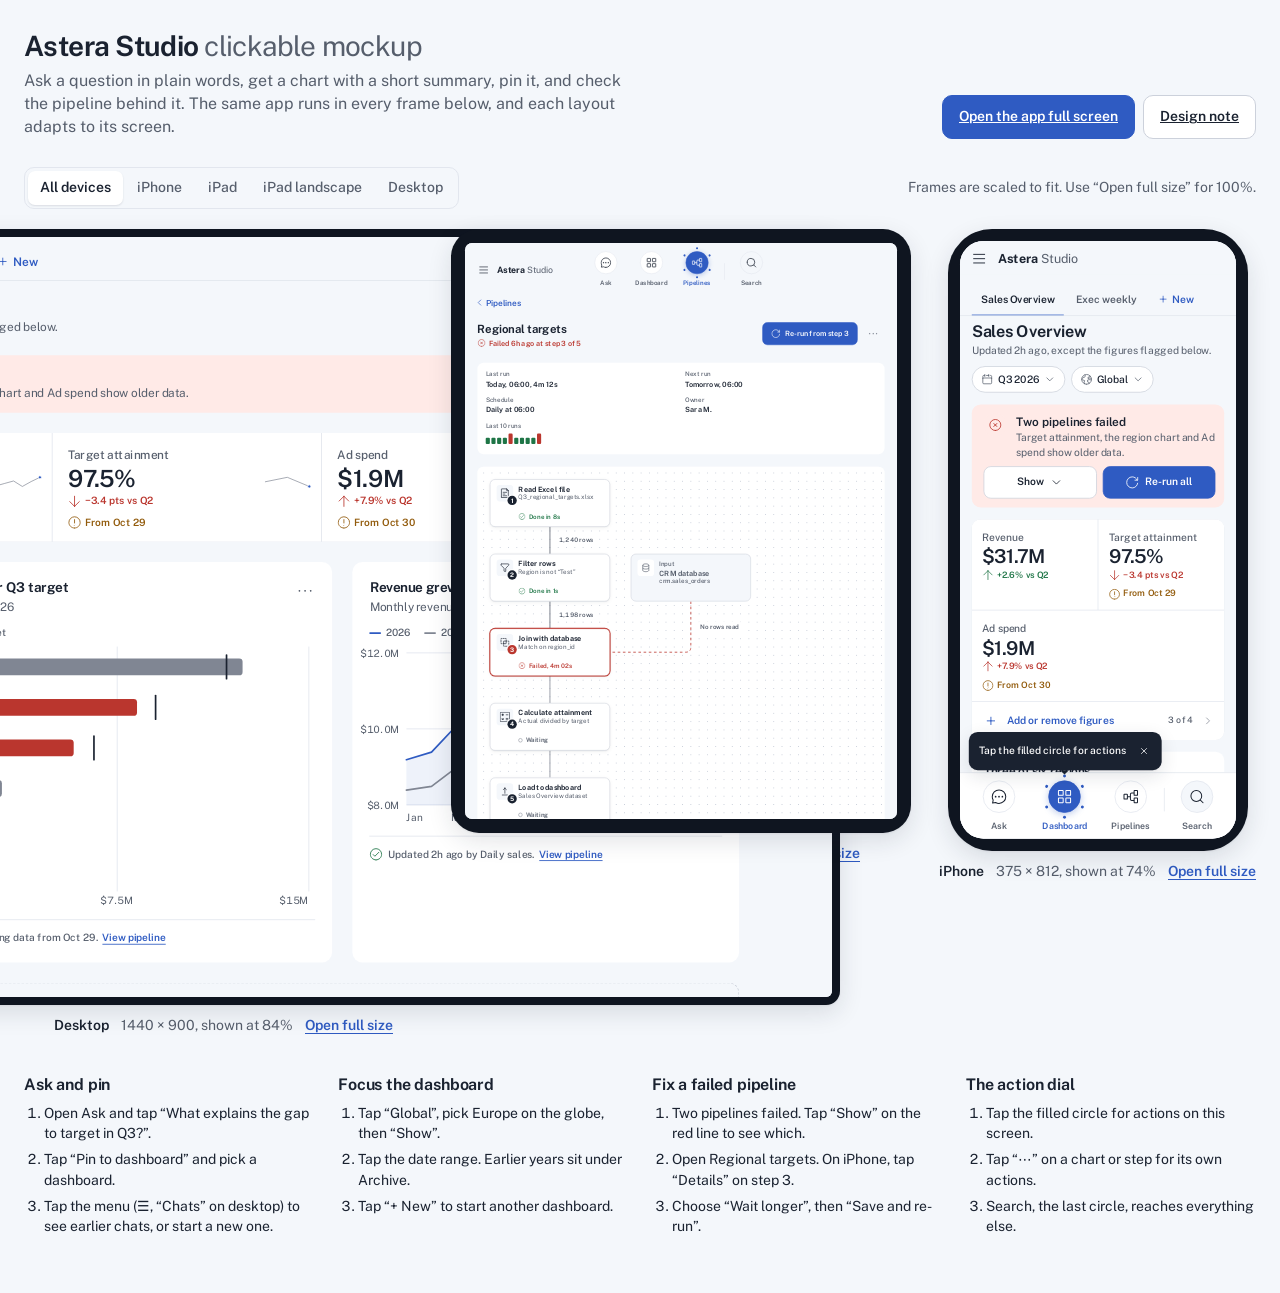
<file: index.html>
<!doctype html>
<html lang="en">
<head>
<meta charset="utf-8">
<meta name="viewport" content="width=device-width, initial-scale=1">
<meta name="description" content="Astera Studio mockup: the same clickable app on iPhone, iPad and desktop.">
<title>Astera Studio</title>
<link rel="icon" href="data:image/svg+xml,%3Csvg xmlns='http://www.w3.org/2000/svg' viewBox='0 0 32 32'%3E%3Ccircle cx='16' cy='16' r='9' fill='%232f5bc2'/%3E%3Cg fill='%232f5bc2'%3E%3Ccircle cx='16' cy='2.5' r='2'/%3E%3Ccircle cx='27.7' cy='9.3' r='2'/%3E%3Ccircle cx='27.7' cy='22.7' r='2'/%3E%3Ccircle cx='16' cy='29.5' r='2'/%3E%3Ccircle cx='4.3' cy='22.7' r='2'/%3E%3Ccircle cx='4.3' cy='9.3' r='2'/%3E%3C/g%3E%3C/svg%3E">
<link rel="stylesheet" href="css/font.css">
<link rel="stylesheet" href="css/tokens.css">
<style>
  body { overflow: auto; }
  .wrap { max-width: 1560px; margin: 0 auto; padding: 28px 24px 56px; }
  header.top { display: flex; flex-wrap: wrap; align-items: flex-end; justify-content: space-between; gap: 16px 32px; }
  .intro h1 { font-size: 28px; font-weight: 650; letter-spacing: -0.02em; }
  .intro h1 span { font-weight: 400; color: var(--muted); }
  .intro p { margin-top: 6px; max-width: 62ch; color: var(--muted); }
  .actions { display: flex; flex-wrap: wrap; gap: 8px; }
  .bar { display: flex; flex-wrap: wrap; align-items: center; justify-content: space-between; gap: 12px; margin: 28px 0 20px; }
  .bar .seg { overflow-x: auto; max-width: 100%; }
  .bar p { font-size: var(--fs-14); color: var(--muted); }
  .stage { display: grid; gap: 28px; align-items: start; }
  .stage.all { grid-template-columns: minmax(0, 1fr) auto auto; }
  .frame { display: flex; flex-direction: column; align-items: center; gap: 10px; min-width: 0; }
  .device { position: relative; overflow: hidden; background: #0f1520; box-shadow: var(--sh-float); }
  .device.phone { border-radius: 44px; padding: 12px; }
  .device.tablet { border-radius: 28px; padding: 14px; }
  .device.desk { border-radius: 14px; padding: 8px; }
  .device iframe { display: block; border: 0; background: var(--canvas); transform-origin: 0 0; }
  .device.phone iframe { border-radius: 32px; }
  .device.tablet iframe { border-radius: 14px; }
  .device.desk iframe { border-radius: 7px; }
  .cap { display: flex; flex-wrap: wrap; justify-content: center; gap: 4px 12px; font-size: var(--fs-14); color: var(--muted); text-align: center; }
  .cap b { color: var(--ink); font-weight: 600; }
  .cap a { font-weight: 600; text-decoration: underline; text-underline-offset: 3px; text-decoration-thickness: 1px; }
  .tries { margin-top: 40px; display: grid; gap: 24px; grid-template-columns: repeat(auto-fit, minmax(260px, 1fr)); }
  .tries h2 { font-size: var(--fs-16); font-weight: 650; margin-bottom: 8px; }
  .tries ol { list-style: decimal; padding-left: 20px; display: flex; flex-direction: column; gap: 6px; font-size: var(--fs-14); }
  .tries p { font-size: var(--fs-14); color: var(--muted); }
  .narrow { display: none; }
  @media (max-width: 1239px) { .stage.all { grid-template-columns: minmax(0, 1fr) auto; } .stage.all .frame.f-desk { grid-column: 1 / -1; } }
  @media (max-width: 699px) {
    .wrap { padding: 20px 16px 40px; }
    .bar, .stage { display: none; }
    .narrow { display: block; margin-top: 20px; padding: 16px; border-radius: var(--r-md); background: var(--surface); }
    .narrow p { color: var(--muted); margin-bottom: 12px; }
  }
</style>
</head>
<body>
<div class="wrap">
  <header class="top">
    <div class="intro">
      <h1>Astera Studio <span>clickable mockup</span></h1>
      <p>Ask a question in plain words, get a chart with a short summary, pin it, and check the pipeline behind it. The same app runs in every frame below, and each layout adapts to its screen.</p>
    </div>
    <div class="actions">
      <a class="btn primary" href="app.html#/dashboard">Open the app full screen</a>
      <a class="btn" href="NOTE.pdf">Design note</a>
    </div>
  </header>

  <div class="narrow"><p>You are on a narrow screen, so the device frames are hidden. The app itself is the phone layout.</p><a class="btn primary block" href="app.html#/dashboard">Open the app</a></div>

  <div class="bar">
    <div class="seg" role="group" aria-label="Devices" id="devs"></div>
    <p id="hint">Frames are scaled to fit. Use “Open full size” for 100%.</p>
  </div>
  <div class="stage" id="stage"></div>

  <section class="tries" aria-label="Things to try">
    <div><h2>Ask and pin</h2><ol><li>Open Ask and tap “What explains the gap to target in Q3?”.</li><li>Tap “Pin to dashboard” and pick a dashboard.</li><li>Tap the menu (☰, “Chats” on desktop) to see earlier chats, or start a new one.</li></ol></div>
    <div><h2>Focus the dashboard</h2><ol><li>Tap “Global”, pick Europe on the globe, then “Show”.</li><li>Tap the date range. Earlier years sit under Archive.</li><li>Tap “+ New” to start another dashboard.</li></ol></div>
    <div><h2>Fix a failed pipeline</h2><ol><li>Two pipelines failed. Tap “Show” on the red line to see which.</li><li>Open Regional targets. On iPhone, tap “Details” on step 3.</li><li>Choose “Wait longer”, then “Save and re-run”.</li></ol></div>
    <div><h2>The action dial</h2><ol><li>Tap the filled circle for actions on this screen.</li><li>Tap “⋯” on a chart or step for its own actions.</li><li>Search, the last circle, reaches everything else.</li></ol></div>
  </section>
</div>
<script>
(function () {
  'use strict';
  const DEVICES = {
    phone: { label: 'iPhone', w: 375, h: 812, cls: 'phone', hash: '#/dashboard', note: '375 × 812' },
    ipad: { label: 'iPad', w: 834, h: 1112, cls: 'tablet', hash: '#/pipelines/regional_targets', note: '834 × 1112, portrait' },
    ipadl: { label: 'iPad landscape', w: 1024, h: 768, cls: 'tablet', hash: '#/dashboard', note: '1024 × 768' },
    desk: { label: 'Desktop', w: 1440, h: 900, cls: 'desk', hash: '#/dashboard', note: '1440 × 900' }
  };
  const VIEWS = [['all', 'All devices'], ['phone', 'iPhone'], ['ipad', 'iPad'], ['ipadl', 'iPad landscape'], ['desk', 'Desktop']];
  let view = 'all';
  try { view = sessionStorage.getItem('studio.showcase') || 'all'; } catch (e) { /* storage blocked: start on All devices */ }
  const stage = document.getElementById('stage'), devs = document.getElementById('devs');

  function frame(key, maxW) {
    const d = DEVICES[key], pad = d.cls === 'phone' ? 24 : d.cls === 'tablet' ? 28 : 16;
    const s = Math.min(1, (maxW - pad) / d.w);
    return `<div class="frame f-${key}">
      <div class="device ${d.cls}" style="width:${Math.round(d.w * s) + pad}px;height:${Math.round(d.h * s) + pad}px">
        <iframe src="app.html${d.hash}" title="Astera Studio on ${d.label}" width="${d.w}" height="${d.h}" style="transform:scale(${s})" loading="lazy"></iframe>
      </div>
      <p class="cap"><b>${d.label}</b><span>${d.note}${s < 1 ? ', shown at ' + Math.round(s * 100) + '%' : ''}</span><a href="app.html${d.hash}" target="_blank" rel="noopener">Open full size</a></p>
    </div>`;
  }
  function render() {
    devs.innerHTML = VIEWS.map(([k, l]) => `<button type="button" data-v="${k}" aria-pressed="${view === k}">${l}</button>`).join('');
    const W = stage.clientWidth || document.documentElement.clientWidth - 48;
    stage.className = 'stage' + (view === 'all' ? ' all' : '');
    if (view === 'all') {
      const wide = W >= 1240;
      const phoneW = 300, tabW = wide ? 420 : Math.min(460, W - phoneW - 28);
      const deskW = wide ? W - phoneW - tabW - 56 : W;
      stage.innerHTML = frame('desk', deskW) + frame('ipad', tabW) + frame('phone', phoneW);
    } else {
      stage.innerHTML = frame(view, Math.min(W, view === 'phone' ? 420 : W));
    }
  }
  devs.addEventListener('click', e => {
    const b = e.target.closest('button'); if (!b) return;
    view = b.dataset.v;
    try { sessionStorage.setItem('studio.showcase', view); } catch (e2) { /* storage blocked: choice lasts until reload */ }
    render();
  });
  let t; window.addEventListener('resize', () => { clearTimeout(t); t = setTimeout(render, 200); });
  render();
})();
</script>
</body>
</html>
</file>
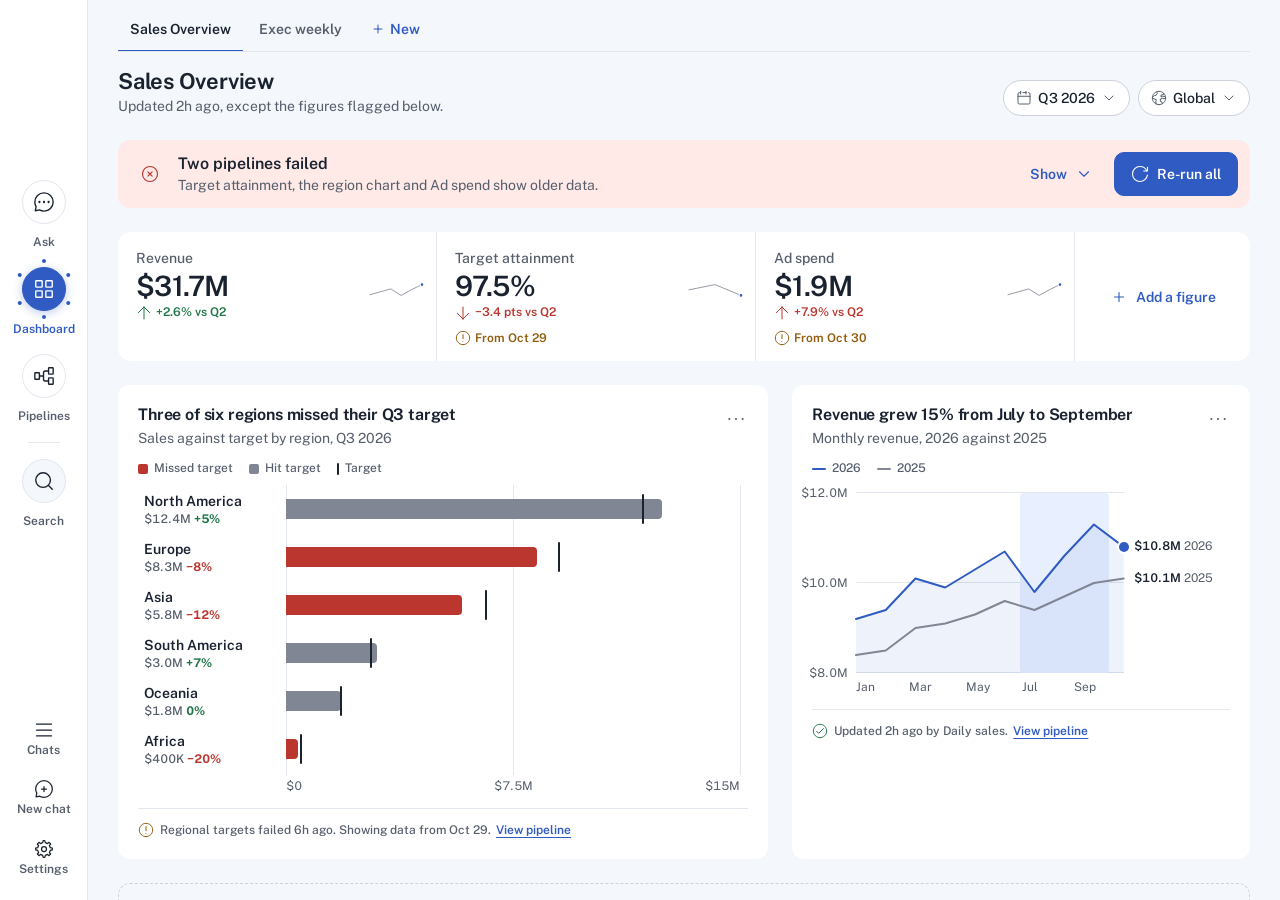
<file: app.html>
<!doctype html>
<html lang="en">
<head>
<meta charset="utf-8">
<meta name="viewport" content="width=device-width, initial-scale=1, viewport-fit=cover">
<meta name="theme-color" content="#f4f7fb">
<meta name="description" content="Astera Studio: a clickable mockup of chat-first analytics with pipeline status, for iPhone, iPad and desktop.">
<title>Astera Studio</title>
<link rel="icon" href="data:image/svg+xml,%3Csvg xmlns='http://www.w3.org/2000/svg' viewBox='0 0 32 32'%3E%3Ccircle cx='16' cy='16' r='9' fill='%232f5bc2'/%3E%3Cg fill='%232f5bc2'%3E%3Ccircle cx='16' cy='2.5' r='2'/%3E%3Ccircle cx='27.7' cy='9.3' r='2'/%3E%3Ccircle cx='27.7' cy='22.7' r='2'/%3E%3Ccircle cx='16' cy='29.5' r='2'/%3E%3Ccircle cx='4.3' cy='22.7' r='2'/%3E%3Ccircle cx='4.3' cy='9.3' r='2'/%3E%3C/g%3E%3C/svg%3E">
<link rel="stylesheet" href="css/font.css">
<link rel="stylesheet" href="css/tokens.css">
<link rel="stylesheet" href="css/app.css">
<link rel="stylesheet" href="css/charts.css">
<link rel="stylesheet" href="css/dial.css">
<link rel="stylesheet" href="css/globe.css">
</head>
<body>
<a class="skip" href="#view">Skip to content</a>
<div class="app" id="app" data-place="dashboard">
  <div class="main">
    <header class="topbar" id="topbar"></header>
    <main class="view" id="view" tabindex="-1"></main>
  </div>
  <nav class="placebar places" id="placebar" aria-label="Places"></nav>
</div>
<div class="coach" id="coach" hidden role="note">
  <p>Tap the filled circle for actions</p>
  <button type="button" class="icon-btn" data-action="coach-close" aria-label="Dismiss tip"><svg class="ic sm" aria-hidden="true"><use href="#i-xmark"/></svg></button>
</div>
<dialog class="sheet" id="sheet"></dialog>
<div class="toast" id="toast" role="status" aria-live="polite"></div>
<script src="js/icons.js"></script>
<script src="js/data.js"></script>
<script src="js/charts.js"></script>
<script src="js/dial.js"></script>
<script src="js/geo.js"></script>
<script src="js/globe.js"></script>
<script src="js/app.js"></script>
</body>
</html>
</file>
<file: css/font.css>
/* Public Sans (SIL Open Font License 1.1, see assets/fonts/OFL.txt), embedded as a data URI so it also loads
   when the mockup is opened straight from the zip (Chrome blocks font files on file:// URLs). */
@font-face {
  font-family: "Public Sans";
  src: url("[data-uri]") format("woff2");
  font-weight: 100 900;
  font-style: normal;
  font-display: swap;
}
</file>
<file: css/tokens.css>
/* build-stamp: Astera Studio mockup, round 2. dna-source: image (DataForge ERD showcase, user pick).
   mood: premium/operate, lane "quiet drafting table with one dial". palette: OKLCH-solved, contrast matrix in
   .tastemaker/contrast-matrix.txt (all text pairings >= 4.5:1). type: Public Sans (tnum). icons: Iconoir 1.5px. */

/* The @font-face for Public Sans lives in font.css (embedded, so it works from file://). */

:root {
  /* color: see .tastemaker/style-lock.md for roles and the legal pairings */
  --canvas: #f4f7fb;
  --surface: #ffffff;
  --ink: #1a2230;
  --muted: #565e6c;
  --faint: #808693;
  --border: #ccd1db;
  --hairline: #e2e6ee;
  --grid-dot: #c8ced9;
  --primary: #2f5bc2;
  --primary-press: #274ea8;
  --primary-soft: #e8f0ff;
  --ok: #1e7546;
  --ok-soft: #e1f7e7;
  --bad: #ba362e;
  --bad-soft: #ffeae7;
  --stale: #925b0c;
  --stale-soft: #fef0d8;
  --scrim: rgb(26 34 48 / 0.32);

  /* type */
  --font: "Public Sans", system-ui, -apple-system, "Segoe UI", Roboto, sans-serif;
  --mono: ui-monospace, "SF Mono", "Cascadia Mono", Menlo, Consolas, monospace;
  --fs-12: 12px;
  --fs-14: 14px;
  --fs-16: 16px;
  --fs-22: 22px;
  --fs-28: 28px;

  /* space (4px base) */
  --s1: 4px;
  --s2: 8px;
  --s3: 12px;
  --s4: 16px;
  --s5: 20px;
  --s6: 24px;
  --s8: 32px;
  --s12: 48px;
  --gutter: 16px;

  /* shape: radius follows hierarchy */
  --r-xs: 6px;
  --r-sm: 10px;
  --r-md: 12px;
  --r-lg: 16px;
  --r-full: 999px;
  --r-mark: 4px;   /* data marks: bar ends, bands (dataviz spec) */
  --r-hair: 2px;   /* legend keys, run ticks */
  --sh-float: 0 1px 2px rgb(26 34 48 / 0.06), 0 8px 24px rgb(26 34 48 / 0.12);
  --sh-node: 0 1px 2px rgb(26 34 48 / 0.07), 0 2px 8px rgb(26 34 48 / 0.05);
  --sh-press: 0 1px 2px rgb(26 34 48 / 0.12);
  --sh-accent: 0 2px 10px rgb(47 91 194 / 0.32);
  --ring-surface: 0 0 0 2px var(--surface);

  /* motion */
  --ease-out: cubic-bezier(0.2, 0, 0, 1);
  --ease-sheet: cubic-bezier(0.32, 0.72, 0, 1);
  --t-fast: 150ms;
  --t-dial: 220ms;
  --t-sheet: 320ms;

  /* chrome sizes */
  --placebar-h: 72px;
  --tap: 44px;
}
@media (min-width: 700px) {
  :root { --gutter: 24px; }
}

*, *::before, *::after { box-sizing: border-box; }
html { -webkit-text-size-adjust: 100%; text-size-adjust: 100%; }
html, body { margin: 0; height: 100%; }
body {
  font: 400 var(--fs-16)/1.45 var(--font);
  color: var(--ink);
  background: var(--canvas);
  -webkit-font-smoothing: antialiased;
  -webkit-tap-highlight-color: transparent;
  overflow: hidden;
  overscroll-behavior: none;
}
h1, h2, h3, h4, p, ul, ol, figure { margin: 0; }
ul, ol { padding: 0; list-style: none; }
h1, h2, h3 { line-height: 1.25; letter-spacing: -0.01em; text-wrap: balance; }
p { text-wrap: pretty; }
button, input, select, textarea { font: inherit; color: inherit; }
button { cursor: pointer; }
a { color: var(--primary); }
img, svg { display: block; }
.ic { width: 20px; height: 20px; flex: none; }
.ic.sm { width: 16px; height: 16px; }
.ic.lg { width: 24px; height: 24px; }
.num { font-variant-numeric: tabular-nums; }
.sr-only { position: absolute; width: 1px; height: 1px; padding: 0; margin: -1px; overflow: hidden; clip: rect(0 0 0 0); white-space: nowrap; border: 0; }
.muted { color: var(--muted); }
:focus-visible { outline: 2px solid var(--primary); outline-offset: 2px; }

/* ---------- buttons ---------- */
.btn {
  display: inline-flex; align-items: center; justify-content: center; gap: var(--s2);
  min-height: var(--tap); padding: 0 var(--s4);
  border: 1px solid var(--border); border-radius: var(--r-sm);
  background: var(--surface); color: var(--ink);
  font-size: var(--fs-14); font-weight: 600; white-space: nowrap;
  transition-property: background-color, border-color, color, scale;
  transition-duration: var(--t-fast); transition-timing-function: var(--ease-out);
  user-select: none; -webkit-user-select: none;
}
.btn .ic { width: 18px; height: 18px; }
.btn.primary { background: var(--primary); border-color: var(--primary); color: #fff; }
.btn.quiet { background: transparent; border-color: transparent; color: var(--primary); padding: 0 var(--s3); }
.btn.danger-soft { background: var(--surface); border-color: var(--border); color: var(--bad); }
.btn.block { width: 100%; }
.btn:not(:disabled):active { scale: 0.96; }
.btn:disabled, .btn[aria-disabled="true"] { opacity: 0.5; cursor: default; }
.icon-btn {
  display: inline-grid; place-items: center; flex: none;
  width: var(--tap); height: var(--tap); border-radius: var(--r-full);
  border: 0; background: transparent; color: var(--muted);
  transition-property: background-color, color, scale; transition-duration: var(--t-fast); transition-timing-function: var(--ease-out);
}
.icon-btn:not(:disabled):active { scale: 0.96; background: var(--hairline); }
.chip {
  display: inline-flex; align-items: center; gap: 6px; min-height: 36px; padding: 0 var(--s3);
  border: 1px solid var(--border); border-radius: var(--r-full); background: var(--surface);
  font-size: var(--fs-14); font-weight: 500; color: var(--ink); white-space: nowrap;
  transition-property: background-color, border-color, scale; transition-duration: var(--t-fast); transition-timing-function: var(--ease-out);
}
.chip .ic { width: 16px; height: 16px; color: var(--muted); }
.chip:not(:disabled):active { scale: 0.96; }
.chip[aria-pressed="true"], .chip.on { background: var(--primary-soft); border-color: transparent; color: var(--primary); }
.chip[aria-pressed="true"] .ic, .chip.on .ic { color: var(--primary); }
.seg { display: inline-flex; padding: 3px; gap: 2px; border-radius: var(--r-sm); background: var(--canvas); border: 1px solid var(--hairline); }
.seg button {
  border: 0; background: transparent; min-height: 34px; padding: 0 var(--s3); border-radius: calc(var(--r-sm) - 3px);
  font-size: var(--fs-14); font-weight: 500; color: var(--muted);
  display: inline-flex; align-items: center; gap: 6px; white-space: nowrap; flex: none;
}
.seg button[aria-pressed="true"] { background: var(--surface); color: var(--ink); font-weight: 600; box-shadow: var(--sh-press); }
.seg .ic { width: 16px; height: 16px; }
.input, .select {
  min-height: var(--tap); width: 100%; padding: 0 var(--s3);
  border: 1px solid var(--faint); border-radius: var(--r-sm); background: var(--surface);
  font-size: var(--fs-16); color: var(--ink);
}
.select { appearance: none; -webkit-appearance: none; padding-right: 36px;
  background-image: linear-gradient(45deg, transparent 50%, var(--muted) 50%), linear-gradient(135deg, var(--muted) 50%, transparent 50%);
  background-position: calc(100% - 18px) 52%, calc(100% - 13px) 52%; background-size: 5px 5px; background-repeat: no-repeat; }
.toggle { position: relative; width: 51px; height: 31px; flex: none; appearance: none; -webkit-appearance: none; margin: 0;
  border-radius: var(--r-full); background: var(--border); transition: background-color var(--t-fast) var(--ease-out); cursor: pointer; }
.toggle::after { content: ""; position: absolute; top: 2px; left: 2px; width: 27px; height: 27px; border-radius: 50%; background: #fff;
  box-shadow: var(--sh-press); transition: translate 200ms var(--ease-out); }
.toggle:checked { background: var(--primary); }
.toggle:checked::after { translate: 20px 0; }

/* status: always icon + word */
.status { display: inline-flex; align-items: center; gap: 6px; font-size: var(--fs-14); font-weight: 600; white-space: nowrap; }
.status .ic { width: 16px; height: 16px; }
.st-succeeded { color: var(--ok); }
.st-failed { color: var(--bad); }
.st-running { color: var(--primary); }
.st-scheduled, .st-pending, .st-skipped { color: var(--muted); }
.st-stale { color: var(--stale); }
.well { display: inline-grid; place-items: center; width: 32px; height: 32px; border-radius: 50%; flex: none; }
.well .ic { width: 18px; height: 18px; }
.well.st-succeeded { background: var(--ok-soft); }
.well.st-failed { background: var(--bad-soft); }
.well.st-running { background: var(--primary-soft); }
.well.st-scheduled, .well.st-pending, .well.st-skipped { background: var(--canvas); box-shadow: inset 0 0 0 1px var(--hairline); }
.well.st-stale { background: var(--stale-soft); }
/* status loop: only while something is running; stopped under reduced motion */
.spin { animation: spin 1.1s linear infinite; }
@keyframes spin { to { rotate: 360deg; } }

/* hover only where hover exists */
@media (hover: hover) and (pointer: fine) {
  .btn:not(:disabled):hover { background: var(--canvas); }
  .btn.primary:not(:disabled):hover { background: var(--primary-press); }
  .btn.quiet:not(:disabled):hover { background: var(--primary-soft); }
  .icon-btn:hover { background: var(--canvas); color: var(--ink); }
  .chip:not([aria-pressed="true"]):hover { background: var(--canvas); }
  .seg button:not([aria-pressed="true"]):hover { color: var(--ink); }
}
/* touch: everything tappable gets 44px */
@media (pointer: coarse) {
  .chip, .seg button { min-height: var(--tap); min-width: var(--tap); justify-content: center; }
}
/* Movement (scale, translate) only runs for people who have not asked for reduced motion.
   Opacity cross-fades stay, so state changes are still visible. */
@media (prefers-reduced-motion: reduce) {
  .btn:not(:disabled):active, .icon-btn:not(:disabled):active, .chip:not(:disabled):active { scale: 1; }
  .spin { animation: none; }
  .toggle::after { transition: none; }
}
</file>
<file: css/app.css>
/* App shell and views. Breakpoints: phone < 700 (bottom bar), tablet and desktop >= 700 (top bar).
   No library sidebar and no docked Ask panel at any size. The place circles (plus Search) are the navigation;
   account and organization sit behind the menu button. */
.skip { position: absolute; left: -9999px; top: 8px; z-index: 100; padding: 8px 12px; border-radius: var(--r-sm); background: var(--surface); }
.skip:focus { left: 8px; }

.app {
  display: grid; height: 100dvh;
  grid-template-columns: minmax(0, 1fr); grid-template-rows: minmax(0, 1fr) auto;
  grid-template-areas: "main" "bar";
}
.main { grid-area: main; display: flex; flex-direction: column; min-width: 0; min-height: 0; }
.view { flex: 1; min-height: 0; overflow-y: auto; overscroll-behavior: contain; -webkit-overflow-scrolling: touch; outline: 0; }
.app[data-place="ask"] .view { overflow: hidden; display: flex; flex-direction: column; }

/* ---------- places (the dial lives on the active one) ---------- */
.place {
  display: flex; flex-direction: column; align-items: center; gap: 10px; min-width: 72px; padding: 0;
  border: 0; background: transparent; color: var(--muted); -webkit-touch-callout: none; user-select: none; -webkit-user-select: none;
}
.pl-disc {
  position: relative; display: grid; place-items: center; width: 44px; height: 44px; border-radius: 50%;
  background: var(--surface); border: 1px solid var(--hairline); color: var(--ink);
  transition-property: background-color, border-color, color, scale; transition-duration: var(--t-fast); transition-timing-function: var(--ease-out);
}
.pl-disc .ic { width: 22px; height: 22px; }
.pl-l { font-size: var(--fs-12); font-weight: 600; }
.place.on .pl-disc { background: var(--primary); border-color: var(--primary); color: #fff; box-shadow: var(--sh-accent); }
.place.on .pl-l { color: var(--primary); }
.pl-dots { position: absolute; inset: 0; pointer-events: none; }
.pl-dots i { position: absolute; left: 50%; top: 50%; width: 4px; height: 4px; margin: -2px 0 0 -2px; border-radius: 50%; background: var(--primary); transform: rotate(var(--k)) translateY(-28px); }
.pl-dots i:nth-child(1) { --k: 0deg; } .pl-dots i:nth-child(2) { --k: 60deg; } .pl-dots i:nth-child(3) { --k: 120deg; }
.pl-dots i:nth-child(4) { --k: 180deg; } .pl-dots i:nth-child(5) { --k: 240deg; } .pl-dots i:nth-child(6) { --k: 300deg; }
@media (prefers-reduced-motion: no-preference) { .place:not(:disabled):active .pl-disc { scale: 0.96; } }
/* Search is a tool, not a place: same circle, set apart by a hairline */
.pl-sep { align-self: center; width: 1px; height: 32px; margin-bottom: 18px; background: var(--hairline); }
.place.tool .pl-disc { background: var(--canvas); }

.placebar {
  grid-area: bar; display: grid; grid-template-columns: repeat(3, 1fr) 1px 1fr; justify-items: center;
  padding: 10px 8px calc(8px + env(safe-area-inset-bottom)); background: var(--surface); border-top: 1px solid var(--hairline);
  position: relative; z-index: 5;
}
.placebar .place { min-width: 0; width: 100%; }

/* ---------- top bar. Phone: menu and wordmark only (the places live in the bottom bar) ---------- */
.topbar { display: grid; grid-template-columns: minmax(0, 1fr); align-items: center; padding: 8px 8px 0 4px; }
.places.top, .tb-right { display: none; }
.tb-left { display: flex; align-items: center; gap: var(--s1); min-width: 0; }
.menu-btn { flex: none; color: var(--ink); }
.tb-crumbs { display: none; align-items: center; gap: 4px; min-width: 0; margin-left: var(--s2); font-size: var(--fs-14); color: var(--muted); white-space: nowrap; }
.crumb { border: 0; background: transparent; padding: 0; min-height: 32px; color: var(--muted); font-weight: 500; }
.crumb-cur { color: var(--ink); font-weight: 600; overflow: hidden; text-overflow: ellipsis; }
.wordmark { font-size: 17px; font-weight: 700; letter-spacing: -0.01em; color: var(--ink); white-space: nowrap; }
.wordmark span { font-weight: 400; color: var(--muted); }
/* phone top row: menu + the screen's own context (tabs, back, or the place's name) */
.tb-ctx { display: flex; align-items: center; min-width: 0; }
.tb-title { padding-left: 4px; font-size: var(--fs-16); font-weight: 650; }
.tb-ctx .dash-tabs { flex: 1; min-width: 0; margin: 0; padding: 0; border-bottom: 0; }
.tb-ctx .back { margin: 0; }
@media (max-width: 699px) {
  .topbar { grid-template-columns: auto minmax(0, 1fr); gap: 0; padding: 2px 0 0 4px; border-bottom: 1px solid var(--hairline); background: var(--canvas); }
  .tb-word { display: none; }
  /* the top row already shows these */
  .page > .back { display: none; }
  /* the dashboard's tabs draw their own line, so the top row skips its border there */
  .app[data-place="dashboard"] .topbar { border-bottom: 0; }
  .tb-ctx .wordmark { padding-left: 4px; }
  .pipes .page-h h1 { position: absolute; width: 1px; height: 1px; overflow: hidden; clip: rect(0 0 0 0); white-space: nowrap; }
}
@media (min-width: 700px) { .tb-ctx { display: none; } }

@media (min-width: 700px) {
  .app { grid-template-rows: minmax(0, 1fr); grid-template-areas: "main"; }
  .placebar { display: none; }
  .topbar { grid-template-columns: minmax(0, 1fr) auto minmax(0, 1fr); gap: var(--s4); padding: 16px var(--gutter) 6px calc(var(--gutter) - 10px); }
  .places.top { display: flex; align-items: flex-start; justify-content: center; gap: var(--s4); }
  .places.top .pl-sep { margin: 6px 0 0; }
  .tb-right { display: flex; align-items: center; justify-content: flex-end; }
}
@media (min-width: 1000px) and (max-width: 1279px) { .tb-crumbs { display: flex; } }

/* ---------- desktop: the top bar becomes a rail on the left ---------- */
@media (min-width: 1280px) {
  .main { flex-direction: row; }
  .topbar {
    display: flex; flex-direction: column; align-items: center; gap: var(--s5); flex: none; width: 88px; height: 100%;
    padding: 16px 0 calc(16px + env(safe-area-inset-bottom)); background: var(--surface); border-right: 1px solid var(--hairline);
  }
  .tb-left { flex-direction: column; }
  .tb-word, .tb-crumbs, .tb-right { display: none; }
  /* the places sit in the middle of the rail, the account menu at the bottom */
  .places.top { flex-direction: column; align-items: center; gap: var(--s4); margin-block: auto; }
  .places.top .pl-sep { width: 32px; height: 1px; margin: 0; }
  .view { flex: 1; min-width: 0; }
}

.avatar { display: grid; place-items: center; width: 40px; height: 40px; border-radius: 50%; background: var(--primary-soft); color: var(--primary); font-size: var(--fs-14); font-weight: 700; flex: none; }

/* ---------- page frame ---------- */
.page { display: flex; flex-direction: column; gap: var(--s4); max-width: 1180px; margin: 0 auto; padding: calc(12px + env(safe-area-inset-top)) var(--gutter) 32px; }
@media (min-width: 700px) { .page { gap: var(--s6); padding-top: 8px; padding-bottom: 48px; } }
.page-h { display: flex; flex-wrap: wrap; align-items: flex-end; justify-content: space-between; gap: var(--s3) var(--s4); }
.ph-main { min-width: 0; }
.page-h h1, .pd-t h1 { font-size: var(--fs-22); font-weight: 650; }
/* dashboards: every one is a tab, plus New. Scrolls sideways on a phone instead of wrapping. */
.dash-tabs { display: flex; gap: var(--s1); margin: 0 calc(var(--gutter) * -1) calc(var(--s2) * -1); padding: 0 var(--gutter); overflow-x: auto; scrollbar-width: none; scroll-snap-type: x proximity; border-bottom: 1px solid var(--hairline); }
.dash-tabs::-webkit-scrollbar { display: none; }
.dash-tab {
  flex: none; display: inline-flex; align-items: center; gap: 4px; min-height: var(--tap); padding: 0 12px; scroll-snap-align: start;
  border: 0; border-bottom: 2px solid transparent; margin-bottom: -1px; background: transparent; color: var(--muted); font-size: var(--fs-14); font-weight: 600; white-space: nowrap;
}
.dash-tab[aria-selected="true"] { color: var(--ink); border-bottom-color: var(--primary); }
.dash-tab.new { color: var(--primary); }
@media (min-width: 700px) { .dash-tabs { margin-inline: 0; padding: 0; } }
@media (hover: hover) and (pointer: fine) { .dash-tab:not([aria-selected="true"]):hover { color: var(--ink); } }
/* an empty dashboard says what to do next, and offers it */
.dash-empty { display: flex; flex-direction: column; gap: var(--s2); padding: var(--s5); border-radius: var(--r-md); background: var(--surface); }
.dash-empty h2 { font-size: var(--fs-16); font-weight: 650; }
.dash-empty > p { color: var(--muted); max-width: 60ch; }
.tile.tile-ask { align-items: flex-start; justify-content: center; gap: 4px; min-height: 96px; border: 1px dashed var(--border); background: transparent; color: var(--ink); text-align: left; }
.tile-ask > .ic { color: var(--primary); width: 22px; height: 22px; }
.tile-ask b { font-weight: 650; color: var(--primary); }
.tile-ask span { font-size: var(--fs-14); color: var(--muted); }
@media (min-width: 1000px) { .tiles .tile.tile-ask { grid-column: 1 / -1; display: grid; grid-template-columns: auto auto minmax(0, 1fr); align-items: center; gap: var(--s3); min-height: 64px; } }
@media (hover: hover) and (pointer: fine) { .tile-ask:hover { background: var(--surface); } }
.ph-sub { font-size: var(--fs-14); color: var(--muted); }
.filters { display: flex; flex-wrap: wrap; gap: var(--s2); }
.page-h .seg { max-width: 100%; overflow-x: auto; scrollbar-width: none; }
.link {
  border: 0; background: transparent; padding: 0; min-height: 32px; color: var(--primary); font-size: inherit; font-weight: 600;
  text-decoration: underline; text-decoration-thickness: 1px; text-underline-offset: 3px;
}
@media (pointer: coarse) { .link { min-height: var(--tap); } }
.empty { color: var(--muted); font-size: var(--fs-14); padding: var(--s4); }

/* alert: a failed source, said in plain words, with the fix next to it */
.alert { display: grid; grid-template-columns: auto minmax(0, 1fr); gap: var(--s2) var(--s3); align-items: start; padding: var(--s3) var(--s3) var(--s3) var(--s4); border-radius: var(--r-md); background: var(--bad-soft); }
.alert.running { background: var(--primary-soft); }
.alert-t { font-weight: 600; }
.alert-b p:not(.alert-t) { font-size: var(--fs-14); color: var(--muted); }
.alert-a { grid-column: 1 / -1; display: flex; justify-content: flex-end; gap: var(--s2); }
@media (min-width: 700px) { .alert { grid-template-columns: auto minmax(0, 1fr) auto; align-items: center; } .alert-a { grid-column: auto; } }
/* several failures: one line, the list opens on demand */
.alert-list { grid-column: 1 / -1; display: flex; flex-direction: column; margin: 2px 0 0; border-top: 1px solid color-mix(in srgb, var(--bad) 18%, transparent); }
.alert-list[hidden] { display: none; }
.alert-list li { display: flex; align-items: center; gap: var(--s2); padding: 6px 0; }
.alert-list li + li { border-top: 1px solid color-mix(in srgb, var(--bad) 12%, transparent); }
.al-main { flex: 1; min-width: 0; display: flex; flex-direction: column; align-items: flex-start; min-height: var(--tap); justify-content: center; padding: 0; border: 0; background: transparent; color: var(--ink); font: inherit; text-align: left; }
.al-t { font-weight: 600; }
.al-s { font-size: var(--fs-14); color: var(--muted); max-width: 100%; white-space: nowrap; overflow: hidden; text-overflow: ellipsis; }
.alert-list .btn { flex: none; }
@media (max-width: 699px) { .al-rl { position: absolute; width: 1px; height: 1px; overflow: hidden; clip-path: inset(50%); } .alert-list .btn { width: var(--tap); padding: 0; justify-content: center; } }
@media (hover: hover) and (pointer: fine) { .al-main:hover .al-t { color: var(--primary); } }
.progress { height: 4px; margin-top: var(--s2); overflow: hidden; border-radius: var(--r-hair); background: rgb(47 91 194 / 0.16); }
.progress i { display: block; height: 100%; background: var(--primary); transform-origin: left center; transition: transform 300ms var(--ease-out); }

/* KPIs: one group, cells split by hairlines (not four cards) */
.kpis { display: grid; grid-template-columns: repeat(2, minmax(0, 1fr)); gap: 1px; overflow: hidden; border-radius: var(--r-md); background: var(--hairline); }
/* an odd number of figures: the last one takes the full row on two-column layouts */
@media (max-width: 999px) { .kpis > .kpi:nth-child(odd of .kpi):nth-last-child(1 of .kpi) { grid-column: 1 / -1; } }
.kpi {
  position: relative; display: flex; flex-direction: column; align-items: flex-start; gap: 2px; min-width: 0; padding: 14px 14px 12px;
  border: 0; background: var(--surface); color: var(--ink); text-align: left;
  transition: background-color var(--t-fast) var(--ease-out);
}
.kpi:active { background: var(--canvas); }
.kpi-l { font-size: var(--fs-14); font-weight: 500; color: var(--muted); }
.kpi-v { font-size: 26px; font-weight: 600; letter-spacing: -0.02em; line-height: 1.15; }
.kpi-d, .kpi-f { display: inline-flex; align-items: center; gap: 4px; font-size: var(--fs-12); font-weight: 600; }
.kpi-f { margin-top: 6px; }
.kpi .spark { display: none; position: absolute; right: 16px; top: 44px; width: 64px; }
@media (min-width: 700px) {
  .kpi { padding: 16px 18px 14px; }
  .kpi-v { font-size: var(--fs-28); }
  .kpi .spark { display: block; }
}
@media (min-width: 1000px) { .kpis { grid-template-columns: repeat(var(--n, 4), minmax(0, 1fr)); } .kpi .spark { width: 52px; right: 14px; } }
/* figures are pinned by the user: an "Add a figure" cell fills the row while there is room */
.figs { display: flex; flex-direction: column; gap: var(--s2); }
.kpi-add { flex-direction: row; align-items: center; justify-content: center; gap: var(--s2); min-height: 72px; color: var(--primary); font-size: var(--fs-14); font-weight: 600; }
.kpi-add .ic { width: 18px; height: 18px; }
@media (min-width: 1000px) { .kpis.has-add { grid-template-columns: repeat(var(--n), minmax(0, 1fr)) minmax(0, 0.55fr); } }
@media (max-width: 999px) { .kpi-add:nth-child(odd) { grid-column: 1 / -1; min-height: 52px; } }
.figs-foot { display: flex; align-items: center; justify-content: flex-end; gap: var(--s3); font-size: var(--fs-12); color: var(--muted); }
.figs-foot .link { font-size: var(--fs-14); }
.chip.archived { background: var(--canvas); border-style: dashed; }
.st-archived { color: var(--muted); }

/* pipelines: status strip (summary and filter in one) */
.stat-strip { display: grid; grid-template-columns: repeat(2, minmax(0, 1fr)); gap: var(--s2); }
@media (min-width: 700px) { .stat-strip { grid-template-columns: repeat(4, minmax(0, 1fr)); gap: var(--s3); } }
.stat {
  display: grid; grid-template-columns: auto minmax(0, 1fr); grid-template-rows: auto auto; column-gap: var(--s3); align-items: center;
  min-height: 64px; padding: 10px 14px; border: 1px solid transparent; border-radius: var(--r-md); background: var(--surface); text-align: left;
  transition-property: background-color, border-color; transition-duration: var(--t-fast); transition-timing-function: var(--ease-out);
}
.stat .well { grid-row: 1 / 3; }
.stat-n { font-size: 22px; font-weight: 650; line-height: 1.1; color: var(--ink); font-variant-numeric: tabular-nums; }
.stat-w { font-size: var(--fs-14); font-weight: 600; }
.stat.on { border-color: currentColor; }
.stat.on.st-failed { background: var(--bad-soft); } .stat.on.st-succeeded { background: var(--ok-soft); }
.stat.on.st-running { background: var(--primary-soft); } .stat.on.st-scheduled { background: var(--canvas); }
.stat:disabled { opacity: 0.55; cursor: default; }
@media (prefers-reduced-motion: no-preference) { .stat:not(:disabled):active { scale: 0.98; } }
.filter-note { font-size: var(--fs-14); color: var(--muted); }
.filter-note .link { font-size: var(--fs-14); }

/* chart tiles */
.tiles { display: grid; grid-template-columns: minmax(0, 1fr); gap: var(--s4); }
@media (min-width: 1000px) {
  .tiles { grid-template-columns: repeat(12, minmax(0, 1fr)); gap: var(--s6); }
  .tile { grid-column: span 6; }
  .tile.wide { grid-column: span 7; }
  .tile.wide + .tile { grid-column: span 5; }
}
.tile { position: relative; display: flex; flex-direction: column; gap: var(--s3); min-width: 0; padding: var(--s4); border-radius: var(--r-md); background: var(--surface); }
/* "this is the tile you just pinned": a ring that fades in, then out (opacity only) */
.tile::after { content: ""; position: absolute; inset: 0; border-radius: inherit; box-shadow: 0 0 0 2px var(--primary); opacity: 0; pointer-events: none; transition: opacity 300ms var(--ease-out); }
@media (min-width: 700px) { .tile { padding: var(--s5); } }
.tile.flash::after { opacity: 1; }
.tile-h { display: flex; align-items: flex-start; gap: var(--s2); }
.tile-t { flex: 1; min-width: 0; }
.tile-t h2 { font-size: var(--fs-16); font-weight: 650; line-height: 1.3; }
.tile-sub { margin-top: 2px; font-size: var(--fs-14); color: var(--muted); }
.tile-h .icon-btn { margin: -8px -10px 0 0; }
.tile-body, .ans-c { container-type: inline-size; transition: opacity var(--t-fast) var(--ease-out); }
.tile-body.refetch { opacity: 0.5; }
.crumbs { display: flex; align-items: center; gap: 6px; font-size: var(--fs-14); color: var(--muted); margin-top: -4px; }
.crumbs span { color: var(--ink); font-weight: 600; }
/* source line: where the number came from and how old it is, with the way to its pipeline inline */
.src { display: flex; align-items: flex-start; gap: 6px; padding-top: var(--s3); border-top: 1px solid var(--hairline); font-size: var(--fs-12); font-weight: 500; line-height: 1.5; }
.src > .ic { margin-top: 1px; }
.src > span { flex: 1; min-width: 0; color: var(--muted); }
.src .link { min-height: 0; padding: 14px 4px; margin: -14px -2px; font-size: var(--fs-12); }

/* grouped lists */
.group { overflow: hidden; border-radius: var(--r-md); background: var(--surface); }
.group-h { padding: 14px 16px 6px; }
.group-h h2 { font-size: var(--fs-16); font-weight: 650; }
.group-h p { font-size: var(--fs-14); color: var(--muted); }
.rows .row { display: flex; align-items: center; gap: var(--s3); min-height: 64px; padding: 0 12px 0 16px; border-top: 1px solid var(--hairline); }
.group-h + .rows .row:first-child { border-top: 1px solid var(--hairline); }
.rows.plain .row:first-child { border-top: 0; }
.row-main { flex: 1; min-width: 0; display: flex; flex-direction: column; align-items: flex-start; justify-content: center; gap: 1px; min-height: 60px; padding: 10px 0; border: 0; background: transparent; color: var(--ink); text-align: left; }
.row-main.static { cursor: default; }
.row-t { font-weight: 600; }
.row-s { font-size: var(--fs-14); font-weight: 500; }
.row-m { font-size: var(--fs-12); color: var(--muted); }
.row-chev { color: var(--faint); }
.row .btn { flex: none; }
/* narrow phones: the row's action drops under its text so names never squeeze */
@media (max-width: 519px) {
  .rows .row { flex-wrap: wrap; column-gap: var(--s3); }
  .rows .row .row-chev { order: 1; }
  .rows .row:has(.btn)::after { content: ""; order: 2; flex-basis: 100%; }
  .rows .row .btn { order: 3; margin: -6px 0 12px 44px; }
}

/* ---------- ask ---------- */
.ask { display: flex; flex-direction: column; flex: 1; min-height: 0; }
.thread { flex: 1; min-height: 0; overflow-y: auto; overscroll-behavior: contain; display: flex; flex-direction: column; gap: 20px; padding: calc(16px + env(safe-area-inset-top)) var(--gutter) 24px; }
@media (min-width: 700px) { .ask.wide .thread { padding-top: 20px; } }
.ask.wide .thread > * { width: 100%; max-width: 720px; margin-inline: auto; }
.ask-empty { padding-top: 6vh; display: flex; flex-direction: column; gap: var(--s2); }
.ask-empty h1 { font-size: var(--fs-22); font-weight: 650; }
.ask-empty > p { color: var(--muted); max-width: 52ch; }
.suggs { margin-top: var(--s3); overflow: hidden; border-radius: var(--r-md); background: var(--surface); }
.sugg { display: flex; align-items: center; gap: var(--s3); width: 100%; min-height: 56px; padding: 10px 14px; border: 0; border-top: 1px solid var(--hairline); background: transparent; color: var(--ink); text-align: left; font-weight: 500; }
.suggs li:first-child .sugg { border-top: 0; }
.sugg span { flex: 1; }
.sugg > .ic:first-child { color: var(--primary); }
.sugg > .ic:last-child { color: var(--faint); }
.msg-u { align-self: flex-end; max-width: 85%; padding: 10px 14px; border-radius: var(--r-lg) var(--r-lg) var(--r-mark) var(--r-lg); background: var(--primary-soft); color: var(--ink); }
.ask.wide .msg-u { width: auto; max-width: min(85%, 560px); margin-right: max(0px, calc((100% - 720px) / 2)); }
.ans { display: flex; flex-direction: column; gap: 10px; }
.ans-t { font-size: 18px; font-weight: 650; line-height: 1.3; }
.ans-s { max-width: 62ch; }
.ans-c { margin: 0; padding: var(--s4); border-radius: var(--r-md); background: var(--surface); }
.ans-c-h { display: flex; justify-content: flex-end; margin: -4px -4px var(--s2) 0; }
.ans .src { border-top: 0; padding-top: 0; }
.ans-act { display: flex; flex-wrap: wrap; align-items: center; gap: var(--s2); }
/* AI question cards: Ask's empty state and an empty dashboard */
.ai-cards { display: grid; grid-template-columns: minmax(0, 1fr); gap: var(--s2); margin-top: var(--s2); }
@media (min-width: 700px) { .ai-cards { grid-template-columns: repeat(2, minmax(0, 1fr)); gap: var(--s3); } }
.ai-card {
  display: flex; flex-direction: column; align-items: flex-start; gap: 4px; width: 100%; height: 100%; min-height: 96px; padding: 14px 16px;
  border: 1px solid var(--hairline); border-radius: var(--r-md); background: var(--surface); color: var(--ink); text-align: left;
  transition: border-color var(--t-fast) var(--ease-out);
}
.dash-empty .ai-card { background: var(--canvas); }
.ai-card b { font-weight: 600; line-height: 1.3; }
.ai-card small { font-size: var(--fs-14); color: var(--muted); }
.ai-card:active { border-color: var(--primary); }
@media (hover: hover) and (pointer: fine) { .ai-card:hover { border-color: var(--primary); } }
.ai-tag { display: inline-flex; align-items: center; gap: 4px; font-size: var(--fs-12); font-weight: 600; color: var(--primary); }
.ai-tag .ic { width: 14px; height: 14px; }
.ask-quick { margin-top: var(--s4); font-size: var(--fs-14); font-weight: 600; color: var(--muted); }
.ask-chips { display: flex; flex-wrap: wrap; gap: var(--s2); }

/* the agent at work: its plan, ticked off step by step */
.ans-steps { display: flex; flex-direction: column; gap: 6px; font-size: var(--fs-14); color: var(--faint); }
.ans-steps li { display: flex; align-items: center; gap: 8px; }
.ans-steps li.done { color: var(--muted); }
.ans-steps li.done .ic { color: var(--ok); }
.ans-steps li.now { color: var(--ink); font-weight: 600; }
.ans-steps li.now .ic { color: var(--primary); }
/* how an answer was made: closed by default, one tap to check the agent's work */
.how { font-size: var(--fs-14); }
.how summary { display: inline-flex; align-items: center; gap: 6px; min-height: var(--tap); color: var(--primary); font-weight: 600; cursor: pointer; list-style: none; }
.how summary::-webkit-details-marker { display: none; }
.how ol { list-style: decimal; margin: 0 0 var(--s2); padding: var(--s3) var(--s3) var(--s3) calc(var(--s3) + 20px); border-radius: var(--r-sm); background: var(--surface); display: flex; flex-direction: column; gap: 4px; }
@media (min-width: 1280px) and (pointer: fine) { .how summary { min-height: 32px; } }
/* a derived figure, shown the way it will look on the dashboard */
.ans-fig { display: flex; flex-direction: column; align-items: flex-start; gap: 4px; }
.ans-fig .kpi-v { font-size: 34px; }
.ans-fig-how { display: flex; align-items: center; gap: 6px; margin-top: var(--s2); padding-top: var(--s2); border-top: 1px solid var(--hairline); width: 100%; font-size: var(--fs-14); color: var(--muted); }

/* follow-ups under the latest chart: ask the chat to change it */
.ans-next { display: flex; flex-wrap: wrap; align-items: center; gap: var(--s2); padding-top: var(--s1); }
.ans-next > p { flex-basis: 100%; font-size: var(--fs-14); color: var(--muted); }
.ans-step { display: flex; align-items: center; gap: 6px; font-size: var(--fs-14); color: var(--muted); }
.sk { border-radius: var(--r-xs); background: var(--hairline); }
.sk-t { height: 20px; width: 70%; }
.sk-s { height: 14px; width: 92%; }
.sk-c { height: 168px; border-radius: var(--r-md); }
/* loading loop: long by design, it only runs while an answer is being prepared */
@media (prefers-reduced-motion: no-preference) { .sk { animation: pulse 1.2s linear infinite alternate; } }
@keyframes pulse { to { opacity: 0.55; } }
.composer { padding: 8px var(--gutter) 12px; }
.ctx, .ctx-sugg, .cmp-row { max-width: 720px; margin-inline: auto; }
.ctx { display: flex; align-items: center; justify-content: space-between; gap: var(--s2); margin-bottom: var(--s2); padding: 0 2px 0 12px; border-radius: var(--r-sm); background: var(--surface); font-size: var(--fs-14); }
.ctx > span { display: inline-flex; align-items: center; gap: 6px; min-width: 0; }
.ctx-sugg { display: flex; gap: var(--s2); margin-bottom: var(--s2); overflow-x: auto; scrollbar-width: none; }
.cmp-row { display: flex; align-items: center; gap: var(--s2); padding: 4px 4px 4px 16px; border: 1px solid var(--faint); border-radius: var(--r-full); background: var(--surface); }
.cmp-row:focus-within { border-color: var(--primary); box-shadow: 0 0 0 1px var(--primary); }
.cmp-in { flex: 1; min-width: 0; min-height: var(--tap); border: 0; outline: 0; background: transparent; font-size: var(--fs-16); color: var(--ink); }
.cmp-in::placeholder { color: var(--muted); }
.send { display: grid; place-items: center; flex: none; width: var(--tap); height: var(--tap); border: 0; border-radius: 50%; background: var(--primary); color: #fff; }
@media (prefers-reduced-motion: no-preference) { .send:active { scale: 0.96; } }

/* ---------- pipelines ---------- */
.back { display: inline-flex; align-items: center; gap: 2px; align-self: flex-start; min-height: var(--tap); margin: -8px 0 -8px -6px; padding: 0 6px 0 0; border: 0; background: transparent; color: var(--primary); font-weight: 600; }
/* hidden only where the top bar shows breadcrumbs (1000 to 1279); iPad portrait keeps it */
@media (min-width: 1000px) and (max-width: 1279px) { .back { display: none; } }
.pd-h { display: flex; flex-wrap: wrap; align-items: flex-start; justify-content: space-between; gap: var(--s3); }
.pd-t { min-width: 0; }
.pd-t .status { margin-top: 2px; }
.pd-a { display: flex; flex-wrap: wrap; align-items: center; gap: var(--s2); }
@media (min-width: 700px) { .map-btn { display: none; } }
.pd-meta { display: grid; grid-template-columns: repeat(2, minmax(0, 1fr)); gap: var(--s3) var(--s4); margin: 0; padding: 14px 16px; border-radius: var(--r-md); background: var(--surface); }
.pd-meta dt { font-size: var(--fs-12); font-weight: 500; color: var(--muted); }
.pd-meta dd { margin: 0; font-size: var(--fs-14); font-weight: 600; }
.pd-runs { grid-column: 1 / -1; }
@media (min-width: 1000px) { .pd-meta { grid-template-columns: repeat(4, auto) 1fr; } .pd-runs { grid-column: auto; justify-self: end; } }
.runs-btn { display: flex; align-items: center; min-height: 32px; padding: 6px 0; border: 0; background: transparent; }
@media (pointer: coarse) { .runs-btn { min-height: var(--tap); } }
.lineage { display: flex; align-items: center; gap: 10px; padding: 6px 6px 6px 14px; border-radius: var(--r-md); background: var(--primary-soft); font-size: var(--fs-14); }
.lineage > .ic { color: var(--primary); }
.lineage p { flex: 1; min-width: 0; }

/* canvas: a drafting table with a dot grid (from the reference). The flowing connector is a status loop
   (a step is running), so its 0.8s cycle is deliberate; it stops under reduced motion. */
.canvas-wrap { position: relative; overflow: hidden; border-radius: var(--r-md); background: var(--surface); }
.canvas {
  overflow: auto; max-height: 440px; overscroll-behavior: contain;
  background-color: var(--surface); background-image: radial-gradient(var(--grid-dot) 1px, transparent 1.3px); background-size: 16px 16px; background-position: 4px 4px;
}
.canvas-wrap[data-dir="ttb"] .canvas { max-height: none; }
.canvas-wrap.fit { border-radius: var(--r-md); background: var(--canvas); }
.canvas-wrap.fit .canvas { overflow: hidden; background-color: transparent; }
.cv-size { position: relative; }
.cv-inner { position: absolute; left: 0; top: 0; transform-origin: 0 0; }
.edges { position: absolute; left: 0; top: 0; overflow: visible; }
.edge { fill: none; stroke: var(--faint); stroke-width: 1.5; }
.edge.done { stroke: var(--muted); }
.edge.broken { stroke: var(--bad); stroke-dasharray: 5 5; }
.edge.flow { stroke: var(--primary); stroke-width: 2; stroke-dasharray: 6 6; }
@media (prefers-reduced-motion: no-preference) { .edge.flow { animation: flow 0.8s linear infinite; } }
@keyframes flow { to { stroke-dashoffset: -12; } }
.elabel { position: absolute; translate: -50% -100%; padding: 1px 6px; border-radius: var(--r-xs); background: var(--surface); font-size: var(--fs-12); font-weight: 600; color: var(--muted); white-space: nowrap; font-variant-numeric: tabular-nums; }
.elabel.v { translate: 0 -50%; }
.node {
  position: absolute; display: grid; grid-template-columns: auto minmax(0, 1fr); grid-template-rows: 1fr auto; column-gap: 10px; align-items: start;
  padding: 10px 12px; border: 1px solid var(--border); border-radius: var(--r-sm); background: var(--surface); box-shadow: var(--sh-node); color: var(--ink); text-align: left;
  transition-property: border-color, background-color; transition-duration: var(--t-fast); transition-timing-function: var(--ease-out);
}
.node-ic { position: relative; grid-row: 1 / 3; display: grid; place-items: center; width: 32px; height: 32px; border-radius: var(--r-xs); background: var(--canvas); color: var(--ink); }
.node-no {
  position: absolute; right: -7px; bottom: -7px; display: grid; place-items: center; min-width: 18px; height: 18px; padding: 0 4px;
  border-radius: var(--r-full); background: var(--ink); color: #fff; font-size: var(--fs-12); font-weight: 700; line-height: 1; box-shadow: var(--ring-surface);
}
.node.st-failed .node-no { background: var(--bad); }
.node.st-running .node-no { background: var(--primary); }
.node-b { display: flex; flex-direction: column; min-width: 0; }
.node-k { font-size: var(--fs-12); font-weight: 500; color: var(--muted); }
.node-n { font-size: var(--fs-14); font-weight: 650; line-height: 1.25; display: -webkit-box; -webkit-line-clamp: 2; -webkit-box-orient: vertical; overflow: hidden; }
.node-d { font-size: var(--fs-12); color: var(--muted); line-height: 1.3; overflow-wrap: anywhere; display: -webkit-box; -webkit-line-clamp: 2; -webkit-box-orient: vertical; overflow: hidden; }
.node-st { grid-column: 2; margin-top: 4px; font-size: var(--fs-12); }
.node-st .ic { width: 14px; height: 14px; }
.node .dot { display: inline-block; width: 8px; height: 8px; border-radius: var(--r-full); border: 1.5px solid var(--faint); }
.node.st-failed { border-color: var(--bad); box-shadow: 0 0 0 1px var(--bad), var(--sh-node); }
.node.st-running { border-color: var(--primary); box-shadow: 0 0 0 1px var(--primary), var(--sh-node); }
.node.st-skipped { opacity: 0.6; }
.node.sel { border-color: var(--primary); box-shadow: 0 0 0 1px var(--primary), 0 0 0 5px var(--primary-soft), var(--sh-node); }
/* selecting a failed step must not hide its status: keep the red edge, add the selection halo in red */
.node.st-failed.sel { border-color: var(--bad); box-shadow: 0 0 0 1px var(--bad), 0 0 0 5px var(--bad-soft), var(--sh-node); }
.node.lin:not(.sel):not(.st-failed) { border-color: var(--primary); }
.node.drafted .node-k::after { content: ", edited"; color: var(--primary); font-weight: 600; }
.node.src { grid-template-rows: 1fr; background: var(--canvas); box-shadow: none; border-color: var(--border); }
.node.src .node-ic { background: var(--surface); }
.node.src.reading { border-color: var(--primary); }
.zoom { position: absolute; left: 12px; bottom: 12px; display: flex; align-items: center; gap: 2px; padding: 2px; border-radius: var(--r-full); background: var(--surface); box-shadow: var(--sh-float); border: 1px solid transparent; }
.zoom-v { min-width: 44px; text-align: center; font-size: var(--fs-12); font-weight: 600; }

/* phone: a numbered spine instead of a canvas */
.spine { display: flex; flex-direction: column; padding: 8px 0; border-radius: var(--r-md); background: var(--surface); }
.sp { position: relative; padding: 0 12px 0 14px; }
.sp::before { content: ""; position: absolute; left: 29px; top: 0; bottom: 0; width: 2px; background: var(--hairline); }
.sp:first-child::before { top: 28px; }
.sp:last-child::before { bottom: auto; height: 28px; }
.sp.st-succeeded::before { background: var(--border); }
.sp.st-running::before { background: var(--primary); }
.sp-head { position: relative; z-index: 1; display: flex; align-items: center; gap: var(--s3); width: 100%; min-height: 56px; padding: 8px 0; border: 0; background: transparent; color: var(--ink); text-align: left; }
.sp-n { font-size: 13px; font-weight: 700; color: var(--muted); }
.sp-n.st-succeeded { color: var(--ok); }
.sp-n.st-failed { color: var(--bad); }
.sp-n.st-running { color: var(--primary); }
.sp-main { flex: 1; min-width: 0; display: flex; flex-direction: column; }
.sp-name { font-weight: 650; }
.sp-det { display: flex; align-items: center; gap: 6px; font-size: var(--fs-14); color: var(--muted); white-space: nowrap; overflow: hidden; text-overflow: ellipsis; }
.sp-det .ic { flex: none; }
.sp-st { font-size: var(--fs-14); font-weight: 600; white-space: nowrap; }
.sp-rows { min-height: 6px; margin: -6px 0 2px 44px; font-size: var(--fs-12); font-weight: 600; color: var(--muted); font-variant-numeric: tabular-nums; }
.sp-side { display: flex; align-items: center; gap: var(--s2); margin: -4px 0 10px 44px; padding: 8px 10px; border-radius: var(--r-sm); background: var(--canvas); font-size: var(--fs-14); color: var(--muted); }
.sp-side b { color: var(--ink); font-weight: 600; }
.sp-err { display: flex; flex-direction: column; gap: 8px; margin: -2px 0 10px 44px; padding: 8px 8px 8px 12px; border-radius: var(--r-sm); background: var(--bad-soft); font-size: var(--fs-14); }
.sp-why { font-weight: 600; color: var(--bad); }
.sp-err-a { display: flex; flex-wrap: wrap; align-items: center; gap: var(--s2); }
.sp-err > .sp-err-a { flex-wrap: nowrap; justify-content: space-between; }
.sp-more { margin-left: auto; }
.sp-detail { display: flex; flex-direction: column; gap: 8px; padding-top: 8px; border-top: 1px solid color-mix(in srgb, var(--bad) 18%, transparent); }
.sp-detail[hidden] { display: none; }
.sp-detail > p { color: var(--ink); }
.sp.drafted .sp-name::after { content: "  edited"; font-size: var(--fs-12); color: var(--primary); }

/* step details: inline inspector on wide screens, sheet on phone and portrait tablet */
.inspector { padding: var(--s4) var(--s5); border-radius: var(--r-md); background: var(--surface); }
.insp-empty { display: flex; align-items: center; gap: 10px; font-size: var(--fs-14); color: var(--muted); }
.stp { display: flex; flex-direction: column; gap: var(--s3); }
.stp-h { display: flex; align-items: flex-start; gap: var(--s3); }
.stp-h > div { flex: 1; min-width: 0; }
.stp-h h2 { font-size: var(--fs-16); font-weight: 650; }
.stp-k { font-size: var(--fs-12); color: var(--muted); }
.err { display: flex; align-items: flex-start; gap: var(--s2); padding: 10px 12px; border-radius: var(--r-sm); background: var(--bad-soft); font-size: var(--fs-14); }
.err > .ic { margin-top: 2px; color: var(--bad); }
.tabs { align-self: flex-start; }
.kv { margin: 0; }
.kv > div { display: flex; justify-content: space-between; gap: var(--s4); padding: 10px 0; border-top: 1px solid var(--hairline); font-size: var(--fs-14); }
.kv dt { color: var(--muted); }
.kv dd { margin: 0; font-weight: 500; text-align: right; }
.edit { display: flex; flex-direction: column; gap: var(--s2); margin: var(--s2) 0 0; padding: 0; border: 0; }
.edit legend, .edit label { padding: 0; margin-bottom: 4px; font-size: var(--fs-14); font-weight: 600; }
.hint { display: flex; align-items: flex-start; gap: 6px; font-size: var(--fs-14); color: var(--muted); }
.tg-row { display: flex; align-items: center; justify-content: space-between; gap: var(--s4); padding: 12px 0; border-top: 1px solid var(--hairline); }
.tg-row > span { display: flex; flex-direction: column; }
.tg-row small { font-size: var(--fs-12); color: var(--muted); }
.toggle:disabled { opacity: 0.4; cursor: default; }
.log { margin: 0; padding: 12px; overflow-x: auto; border-radius: var(--r-sm); background: var(--canvas); font: 12px/1.7 var(--mono); white-space: pre; }
.stp-f { display: flex; flex-wrap: wrap; gap: var(--s2); padding-top: var(--s2); }
@media (min-width: 1000px) {
  .inspector .stp { display: grid; grid-template-columns: minmax(0, 1fr) minmax(0, 1.4fr); grid-template-rows: auto auto 1fr; gap: var(--s3) var(--s8); align-items: start; }
  .inspector .stp-h { grid-column: 1; grid-row: 1; }
  .inspector .err { grid-column: 1; grid-row: 2; }
  .inspector .stp-f { grid-column: 1; grid-row: 3; }
  .inspector .tabs { grid-column: 2; grid-row: 1; }
  .inspector .stp-b { grid-column: 2; grid-row: 2 / span 2; }
}

.draftbar {
  position: sticky; bottom: 12px; z-index: 3; display: flex; align-items: center; gap: var(--s2);
  padding: 6px 6px 6px 16px; border-radius: var(--r-md); background: var(--ink); color: #fff; box-shadow: var(--sh-float);
}
.draftbar p { flex: 1; font-size: var(--fs-14); font-weight: 600; white-space: nowrap; }
@media (max-width: 519px) {
  .draftbar { flex-wrap: wrap; padding: 10px 8px 8px 16px; row-gap: 4px; }
  .draftbar p { flex-basis: 100%; }
  .draftbar .btn.quiet { margin-left: auto; }
}
.draftbar .btn.quiet { color: #fff; }
.sheet .draftbar { bottom: 0; margin-top: var(--s4); }

/* ---------- sheets (one <dialog>, shaped per screen size) ---------- */
.sheet { padding: 0; border: 0; color: var(--ink); background: transparent; max-width: none; max-height: none; }
.sheet::backdrop { background: var(--scrim); opacity: 0; transition: opacity 200ms var(--ease-out); }
.sheet.in::backdrop { opacity: 1; }
.sheet[open] {
  position: fixed; inset: auto 0 0 0; margin: 0; width: 100%; max-height: 88dvh;
  display: flex; flex-direction: column; overflow: hidden;
  background: var(--surface); border-radius: var(--r-lg) var(--r-lg) 0 0; box-shadow: var(--sh-float);
  padding-bottom: env(safe-area-inset-bottom); opacity: 0; transition: opacity 200ms var(--ease-out), translate var(--t-sheet) var(--ease-sheet);
}
.sheet.in { opacity: 1; }
.sheet.out { opacity: 0; transition-duration: 200ms; }
.sheet.dragging { transition: none; }
@media (prefers-reduced-motion: no-preference) {
  .sheet[open]:not(.in) { translate: 0 48px; }
  .sheet.out { translate: 0 100%; }
}
.sh-grab { display: flex; justify-content: center; padding: 8px 0 0; touch-action: none; cursor: grab; }
.sh-grab i { width: 36px; height: 5px; border-radius: var(--r-full); background: var(--border); }
.sh-h { display: flex; align-items: center; justify-content: space-between; gap: var(--s2); padding: 6px 8px 4px 20px; touch-action: none; }
.sh-h h2 { font-size: var(--fs-16); font-weight: 650; }
.sh-h h2:focus { outline: none; }
.sh-b { flex: 1; min-height: 0; overflow-y: auto; overscroll-behavior: contain; padding: 4px 20px 20px; }
.sh-f { display: flex; justify-content: flex-end; gap: var(--s2); padding: 12px 20px; border-top: 1px solid var(--hairline); }
@media (min-width: 700px) {
  .sheet[open] { inset: 0; margin: auto; width: min(460px, calc(100vw - 48px)); height: fit-content; max-height: 82dvh; border-radius: var(--r-lg); }
  .sheet.step-sheet[open] { inset: 0 0 0 auto; margin: 0; width: min(440px, 100vw); height: 100dvh; max-height: none; border-radius: var(--r-lg) 0 0 var(--r-lg); }
  .sheet.map-sheet[open] { width: min(640px, calc(100vw - 48px)); }
  .sheet.region-sheet[open] { width: min(560px, calc(100vw - 48px)); }
  .sheet.drawer[open] { inset: 0 auto 0 0; margin: 0; width: min(360px, 100vw); height: 100dvh; max-height: none; border-radius: 0 var(--r-lg) var(--r-lg) 0; }
  .sh-grab { display: none; }
  .sh-h { padding-top: 14px; }
  @media (prefers-reduced-motion: no-preference) {
    .sheet[open]:not(.in) { translate: 0 16px; }
    .sheet.out { translate: 0 16px; }
    .sheet.step-sheet[open]:not(.in), .sheet.step-sheet.out { translate: 48px 0; }
    .sheet.drawer[open]:not(.in), .sheet.drawer.out { translate: -48px 0; }
  }
}
.opts .opt { display: flex; align-items: center; justify-content: space-between; gap: var(--s3); width: 100%; min-height: 56px; padding: 6px 4px; border: 0; border-top: 1px solid var(--hairline); background: transparent; color: var(--ink); text-align: left; }
.opts li:first-child .opt { border-top: 0; }
.opt > span { display: flex; flex-direction: column; }
.opt b { font-weight: 600; }
.opt small { font-size: var(--fs-14); color: var(--muted); }
.opt[aria-selected="true"] b { color: var(--primary); }
.opt .ic { color: var(--primary); }
.sheet-big { font-size: var(--fs-28); font-weight: 600; letter-spacing: -0.02em; }
.src-card { display: flex; gap: var(--s3); margin-top: var(--s4); padding: var(--s3); border-radius: var(--r-md); background: var(--canvas); font-size: var(--fs-14); }
.map-sheet .canvas-wrap { margin-top: var(--s3); }

/* ---------- toast and first-visit hint ---------- */
.toast {
  position: fixed; left: 50%; bottom: calc(var(--placebar-h) + 20px + env(safe-area-inset-bottom)); z-index: 90; translate: -50% 8px;
  display: flex; align-items: center; gap: var(--s3); max-width: calc(100vw - 32px); padding: 8px 8px 8px 16px;
  border-radius: var(--r-lg); background: var(--ink); color: #fff; box-shadow: var(--sh-float); font-size: var(--fs-14); font-weight: 500;
  opacity: 0; pointer-events: none; transition: opacity 200ms var(--ease-out), translate 200ms var(--ease-out);
}
.toast:empty { display: none; }
.toast.on { opacity: 1; translate: -50% 0; pointer-events: auto; }
.toast button { min-height: var(--tap); padding: 0 10px; border: 0; border-radius: var(--r-sm); background: transparent; color: #b9ccff; font-weight: 700; }
@media (min-width: 700px) { .toast { bottom: 24px; } }
@media (prefers-reduced-motion: reduce) { .toast, .toast.on { translate: -50% 0; } }
.coach {
  position: fixed; z-index: 60; translate: -50% -100%; display: flex; align-items: center; gap: 2px; width: max-content; max-width: calc(100vw - 24px);
  padding: 4px 2px 4px 14px; border-radius: var(--r-md); background: var(--ink); color: #fff; box-shadow: var(--sh-float); font-size: var(--fs-14); font-weight: 500; white-space: nowrap;
}
.coach::after { content: ""; position: absolute; left: var(--arrow-x, 50%); bottom: -6px; translate: -50% 0; border: 6px solid transparent; border-top-color: var(--ink); border-bottom: 0; }
.coach .icon-btn { color: #fff; }
.coach[hidden] { display: none; }

@media (hover: hover) and (pointer: fine) {
  .place:not(.on):hover .pl-disc { background: var(--canvas); }
  .sb-row:not(.on):hover { background: var(--canvas); }
  .kpi:hover { background: #fafbfd; }
  .vt-row:not(.sel):hover { background: var(--canvas); }
  .row-main:hover .row-t, .sugg:hover span { color: var(--primary); }
  .node:not(.sel):hover { border-color: var(--primary); }
  .sp-head:hover .sp-name { color: var(--primary); }
  .opts .opt:hover { background: var(--canvas); }
  .link:hover { text-decoration-thickness: 2px; }
  .tb-search:hover { border-color: var(--border); color: var(--ink); }
  .crumb:hover { color: var(--ink); }
}

/* ---------- sheets: date range archive, figures, account ---------- */
.rg-tabs { display: flex; width: 100%; margin-bottom: var(--s3); }
.rg-tabs button { flex: 1; }
.arch { display: flex; flex-direction: column; gap: var(--s4); padding-bottom: var(--s2); }
.arch-y h3 { margin-bottom: var(--s2); font-size: var(--fs-16); font-weight: 650; font-variant-numeric: tabular-nums; }
.arch-row { display: grid; grid-template-columns: repeat(4, minmax(0, 1fr)); gap: var(--s2); }
.arch-b {
  min-height: var(--tap); border: 1px solid var(--border); border-radius: var(--r-sm); background: var(--surface);
  color: var(--ink); font-size: var(--fs-14); font-weight: 600;
  transition-property: background-color, border-color, color; transition-duration: var(--t-fast); transition-timing-function: var(--ease-out);
}
.arch-b.fy { grid-column: 1 / -1; }
@media (min-width: 520px) { .arch-row { grid-template-columns: repeat(4, minmax(0, 1fr)) minmax(0, 1.4fr); } .arch-b.fy { grid-column: auto; } }
.arch-b.on { background: var(--primary); border-color: var(--primary); color: #fff; }
@media (prefers-reduced-motion: no-preference) { .arch-b:active { scale: 0.96; } }
.range-sheet .hint { margin-top: var(--s3); }

.figs-list .row { gap: var(--s3); }
.figs-list .row-s { font-weight: 600; }
.figs-list .row-s .muted { font-weight: 400; }
.pin-tg.on { background: var(--primary-soft); border-color: transparent; color: var(--primary); }
.pin-tg[aria-disabled="true"] { opacity: 0.5; }
.kpi-about { margin: var(--s2) 0 var(--s3); font-size: var(--fs-14); }

.acct-user { display: flex; align-items: center; gap: var(--s3); padding: var(--s2) 0 var(--s4); }
.acct-user b { display: block; }
.acct-user small { display: block; font-size: var(--fs-14); color: var(--muted); }
.acct-row { flex-direction: row; align-items: center; justify-content: flex-start; gap: var(--s3); text-align: left; }
.acct-row > .ic { color: var(--muted); }
.acct-row .row-t, .acct-row .row-m { display: block; }
.drawer .hint { margin-top: var(--s4); }

@media (hover: hover) and (pointer: fine) {
  .stat:not(:disabled):hover { border-color: var(--border); }
  .stat.on:hover { border-color: currentColor; }
  .arch-b:not(.on):hover { border-color: var(--primary); color: var(--primary); }
  .kpi-add:hover { background: var(--primary-soft); }
}

/* ---------- customize a dial ---------- */
.dmode { display: flex; width: 100%; margin-top: var(--s3); }
.dmode button { flex: 1; }
.dmode-about { margin-top: var(--s2); font-size: var(--fs-14); color: var(--muted); }
.dprev { position: relative; width: 232px; aspect-ratio: 1; margin: var(--s4) auto var(--s2); border-radius: 50%; background: var(--canvas); border: 1px solid var(--hairline); }
.dprev-c { position: absolute; left: 50%; top: 50%; translate: -50% -50%; display: grid; place-items: center; width: 44px; height: 44px; border-radius: 50%; background: var(--primary); color: #fff; }
.dprev-i { position: absolute; translate: -50% -50%; display: flex; flex-direction: column; align-items: center; gap: 2px; width: 76px; text-align: center; color: var(--primary); }
.dprev-i em { font-style: normal; font-size: 11px; font-weight: 600; line-height: 1.2; color: var(--ink); }
.dprev-i.off { color: var(--faint); } .dprev-i.off em { color: var(--muted); }
.dpick .dpick-b { flex-direction: row; align-items: center; justify-content: flex-start; gap: var(--s3); min-height: 52px; text-align: left; }
.dpick .dpick-b > .ic { color: var(--muted); }
.dpick .dpick-b .row-t { flex: 1; }
.dpick-n { display: grid; place-items: center; flex: none; width: 24px; height: 24px; border-radius: 50%; border: 1px solid var(--border); font-size: var(--fs-12); font-weight: 700; color: var(--primary); }
.dpick-b.on .dpick-n { background: var(--primary); border-color: var(--primary); color: #fff; }
.dpick-b.on > .ic, .dpick-b.on .row-t { color: var(--primary); }
.dial-sheet .sh-f { justify-content: space-between; }

/* ---------- desktop rail: the account menu sits at the bottom ---------- */
@media (min-width: 1280px) {
  .topbar .tb-left { order: 2; }
  .topbar .tb-left { gap: var(--s2); }
  .rail-btn { width: 72px; height: auto; min-height: var(--tap); padding: 6px 0; gap: 2px; border-radius: var(--r-sm); color: var(--ink); }
  .rail-l { font-size: var(--fs-12); font-weight: 600; color: var(--muted); }
}

/* ---------- touch layouts (phones, tablets, touch screens): buttons, not underlined text ---------- */
.touch-ui .link {
  display: inline-flex; align-items: center; gap: 4px; min-height: var(--tap); padding: 0 14px; border-radius: var(--r-full);
  background: var(--primary-soft); color: var(--primary); font-size: var(--fs-14); text-decoration: none;
}
.touch-ui .rg-back { padding-left: 10px; }
.touch-ui .filter-note { display: flex; align-items: center; justify-content: space-between; gap: var(--s3); }
.kpi-edit {
  grid-column: 1 / -1; display: flex; align-items: center; gap: var(--s3); min-height: 52px; padding: 0 14px 0 16px;
  border: 0; background: var(--surface); color: var(--primary); font-size: var(--fs-14); font-weight: 600; text-align: left;
}
.kpi-edit > span { flex: 1; }
.kpi-edit small { font-size: var(--fs-12); font-weight: 500; color: var(--muted); }
.kpi-edit > .ic:last-child { color: var(--faint); }
.kpi-edit:active { background: var(--canvas); }
.src-touch { padding-top: 0; }
.src-row {
  display: flex; align-items: center; gap: 8px; width: 100%; min-height: 52px; padding: 6px 0; margin-bottom: -8px;
  border: 0; background: transparent; color: inherit; font: inherit; text-align: left;
}
.src-row > span:first-of-type { flex: 1; min-width: 0; color: var(--muted); }
.src-go { display: inline-flex; align-items: center; gap: 2px; flex: none; color: var(--primary); font-size: var(--fs-14); font-weight: 600; }
.src-row:active { background: var(--canvas); }
@media (max-width: 699px) {
  .alert-a { display: grid; grid-template-columns: 1fr 1fr; }
  .alert-a .btn { width: 100%; justify-content: center; }
}

/* ---------- search dropdown ---------- */
.pal-layer { position: fixed; inset: 0; z-index: 60; }
.pal-scrim { position: absolute; inset: 0; background: var(--scrim); opacity: 0; transition: opacity 150ms var(--ease-out); }
.pal {
  position: absolute; display: flex; flex-direction: column; max-height: min(460px, calc(100dvh - 32px)); overflow: hidden;
  border-radius: var(--r-lg); background: var(--surface); box-shadow: var(--sh-float); border: 1px solid transparent;
  opacity: 0; translate: 0 -6px; transition-property: opacity, translate; transition-duration: 150ms; transition-timing-function: var(--ease-out);
}
.pal-layer.open .pal-scrim { opacity: 0.5; }
.pal-layer.open .pal { opacity: 1; translate: 0 0; }
.pal-layer.phone .pal { left: 8px; right: 8px; top: calc(8px + env(safe-area-inset-top)); max-height: calc(100dvh - 24px); }
.pal-in { display: flex; align-items: center; gap: var(--s2); padding: 6px 6px 6px 16px; border-bottom: 1px solid var(--hairline); }
.pal-in > .ic { color: var(--muted); flex: none; }
.pal-input { flex: 1; min-width: 0; min-height: 44px; border: 0; outline: 0; background: transparent; color: var(--ink); font: 400 16px/1.4 var(--font); }
.pal-input::-webkit-search-cancel-button { display: none; }
.pal-h { padding: 10px 16px 4px; font-size: var(--fs-12); font-weight: 600; color: var(--muted); }
.pal-h:empty { display: none; }
.pal-list { overflow-y: auto; overscroll-behavior: contain; padding: 4px 6px 8px; }
.pal-o { display: flex; align-items: center; gap: var(--s3); min-height: 44px; padding: 0 10px; border-radius: var(--r-sm); cursor: pointer; font-size: var(--fs-14); font-weight: 500; }
.pal-o > .ic { color: var(--muted); flex: none; }
.pal-o > span { flex: 1; min-width: 0; overflow: hidden; text-overflow: ellipsis; white-space: nowrap; }
.pal-o small { flex: none; font-size: var(--fs-12); color: var(--muted); }
.pal-o.on { background: var(--primary-soft); color: var(--primary); }
.pal-o.on > .ic { color: var(--primary); }
.pal-none { padding: 14px 10px; font-size: var(--fs-14); color: var(--muted); }
@media (hover: hover) and (pointer: fine) { .pal-o:hover:not(.on) { background: var(--canvas); } }
@media (pointer: coarse) { .pal-o { min-height: 48px; } }
@media (prefers-reduced-motion: reduce) { .pal { translate: 0 0; } }
.ask-chips .chip { max-width: 100%; height: auto; min-height: var(--tap); padding-block: 8px; white-space: normal; text-align: left; }

/* ---------- chats ---------- */
.chat-top { flex: 1; min-width: 0; display: flex; align-items: center; gap: 4px; }
.chat-name { flex: 1; min-width: 0; font-size: var(--fs-16); font-weight: 650; white-space: nowrap; overflow: hidden; text-overflow: ellipsis; }
.chat-list .row { min-height: 60px; padding-right: 4px; }
.chat-list .row.on { background: var(--primary-soft); }
.chat-list .row-t { display: -webkit-box; -webkit-line-clamp: 2; -webkit-box-orient: vertical; overflow: hidden; }
.dr-h { margin: 18px 0 4px; font-size: var(--fs-12); font-weight: 650; letter-spacing: 0.04em; text-transform: uppercase; color: var(--muted); }
/* chats drawer: slides in from the left at every size */
.sheet.chat-drawer[open] { inset: 0 auto 0 0; margin: 0; width: min(360px, 86vw); height: 100dvh; max-height: none; border-radius: 0 var(--r-lg) var(--r-lg) 0; }
.sheet.chat-drawer .sh-grab { display: none; }
.sheet.chat-drawer .sh-h { padding-top: calc(14px + env(safe-area-inset-top)); }
.sheet.chat-drawer .sh-b { padding-top: 8px; }
.sheet.chat-drawer .sh-f { padding: 4px 8px; }
.tb-ctx .chat-name { padding-left: 4px; }
/* iPhone: the account lives at the foot of the chats drawer */
.dr-acct { display: flex; align-items: center; gap: var(--s3); width: 100%; min-height: 56px; padding: 0 12px; border: 0; border-radius: var(--r-sm); background: transparent; color: var(--ink); font: inherit; font-weight: 600; text-align: left; }
.dr-acct span { flex: 1; }
.dr-acct .ic:last-child { color: var(--faint); }
.dr-acct:active { background: var(--canvas); }
@media (prefers-reduced-motion: no-preference) {
  .sheet.chat-drawer[open]:not(.in), .sheet.chat-drawer.out { translate: -48px 0; }
}
</file>
<file: css/charts.css>
/* Charts: thin marks, solid hairline grids, text in text colors. See .tastemaker/style-lock.md */
.legend { display: flex; flex-wrap: wrap; gap: 4px 16px; font-size: var(--fs-12); font-weight: 500; color: var(--muted); margin-bottom: var(--s2); }
.legend li { display: inline-flex; align-items: center; gap: 6px; }
.key { display: inline-block; width: 10px; height: 10px; border-radius: var(--r-hair); flex: none; }
.key-miss { background: var(--bad); }
.key-hit { background: var(--faint); }
.key-target { width: 2px; height: 12px; border-radius: var(--r-hair); background: var(--ink); }
.key-line { width: 14px; height: 2px; border-radius: var(--r-hair); background: var(--primary); }
.key-line.b { background: var(--faint); }
.key-line.p { background: repeating-linear-gradient(90deg, var(--primary) 0 4px, transparent 4px 7px); }
.key-line.pace { background: repeating-linear-gradient(90deg, var(--ink) 0 2px, transparent 2px 4px); }
.key-ok { background: var(--ok); }

/* ---------- bridge (gap to target) and plain bars: same row grid as actual vs target ---------- */
.br-row { display: grid; grid-template-columns: var(--lab) minmax(0, 1fr); align-items: center; min-height: 44px; padding-right: 8px; }
.br-row .vt-track { height: 28px; }
.br-bar { position: absolute; top: 50%; height: 18px; translate: 0 -50%; border-radius: var(--r-mark); }
.br-bar.neg { background: var(--bad); }
.br-bar.pos { background: var(--ok); }
.br-bar.end { height: 22px; }
.br-total .vt-name { font-weight: 700; }
.br-row.br-total { border-top: 1px solid var(--hairline); }
.br-row.br-total:first-of-type, .vt-grid + .br-row.br-total { border-top: 0; border-bottom: 1px solid var(--hairline); }
.vt-tick.br-zero { width: 2px; margin-left: -1px; background: var(--ink); }
.vt-bar.hb-bar { background: var(--primary); border-radius: 0 var(--r-mark) var(--r-mark) 0; height: 18px; }

/* forecast extras on the line chart */
.ln-p { fill: none; stroke: var(--primary); stroke-width: 2; stroke-dasharray: 6 5; stroke-linecap: round; }
.ln-pband { fill: var(--primary); opacity: 0.1; }
.ln-pace { position: absolute; right: 0; height: 0; border-top: 2px dotted var(--ink); }

/* ---------- actual vs target (horizontal bars, labels in their own column) ---------- */
.vt { --lab: 116px; }
@media (min-width: 700px) { .vt { --lab: 148px; } }
.vt-plot { position: relative; display: flex; flex-direction: column; padding-bottom: 22px; }
.vt-grid { position: absolute; left: var(--lab); right: 8px; top: 0; bottom: 0; pointer-events: none; }
.vt-tick { position: absolute; top: 0; bottom: 20px; width: 1px; background: var(--hairline); }
.vt-tick em { position: absolute; bottom: -20px; left: 0; translate: -50% 0; font-style: normal; font-size: var(--fs-12); color: var(--muted); white-space: nowrap; }
.vt-tick:first-child em { translate: 0 0; }
.vt-tick:last-child em { translate: -100% 0; }
.vt-row {
  position: relative; display: grid; grid-template-columns: var(--lab) minmax(0, 1fr); align-items: center;
  min-height: 48px; padding: 0 8px 0 0; border: 0; border-radius: var(--r-sm); background: transparent; color: var(--ink); text-align: left;
  transition: background-color var(--t-fast) var(--ease-out);
}
.vt-label { display: flex; flex-direction: column; min-width: 0; padding: 4px 8px 4px 6px; }
.vt-name { font-size: var(--fs-14); font-weight: 600; white-space: nowrap; overflow: hidden; text-overflow: ellipsis; }
.vt-val { font-size: var(--fs-12); color: var(--muted); font-weight: 500; }
.vt-val span { font-weight: 700; }
.vt-track { position: relative; height: 32px; }
.vt-bar { position: absolute; left: 0; top: 50%; height: 20px; translate: 0 -50%; border-radius: 0 var(--r-mark) var(--r-mark) 0; background: var(--faint); }
.vt-row.miss .vt-bar { background: var(--bad); }
.vt-target { position: absolute; top: 1px; bottom: 1px; width: 2px; margin-left: -1px; border-radius: var(--r-hair); background: var(--ink); }
.vt-row.sel { background: var(--primary-soft); }
.vt-row:focus-visible { outline-offset: 0; }

/* the touch twin of a tooltip: shown under the chart for the tapped bar */
.tip { display: flex; flex-wrap: wrap; align-items: center; justify-content: space-between; gap: var(--s3); padding: var(--s3); border-radius: var(--r-sm); background: var(--canvas); }
.tip-vals { display: flex; flex-wrap: wrap; align-items: center; gap: 4px 16px; font-size: var(--fs-14); }
.tip-vals b { font-weight: 600; }

/* ---------- line ---------- */
.ln-wrap { display: grid; grid-template-columns: minmax(0, 1fr) 96px; gap: 10px; }
.ln-plot { position: relative; height: 180px; margin: 8px 0 0 44px; touch-action: pan-y; cursor: crosshair; }
.ln-plot:focus-visible { outline-offset: 6px; }
.ln-plot svg { position: absolute; inset: 0; width: 100%; height: 100%; overflow: visible; }
.ln-grid { position: absolute; left: 0; right: 0; height: 0; border-top: 1px solid var(--hairline); }
.ln-grid em { position: absolute; right: calc(100% + 8px); top: -8px; font-style: normal; font-size: var(--fs-12); color: var(--muted); white-space: nowrap; }
.ln-band { position: absolute; top: 0; bottom: 0; background: var(--primary-soft); border-radius: var(--r-mark); }
.ln-area { fill: var(--primary); opacity: 0.08; }
.ln-a { fill: none; stroke: var(--primary); stroke-width: 2; stroke-linejoin: round; stroke-linecap: round; }
.ln-b { fill: none; stroke: var(--faint); stroke-width: 2; stroke-linejoin: round; stroke-linecap: round; }
.ln-dot { position: absolute; width: 10px; height: 10px; margin: -5px 0 0 -5px; border-radius: var(--r-full); background: var(--primary); box-shadow: var(--ring-surface); }
.ln-cross { position: absolute; top: 0; bottom: 0; width: 1px; background: var(--ink); opacity: 0; pointer-events: none; }
.ln-cross.on { opacity: 0.45; }
.ln-tip {
  position: absolute; top: -6px; z-index: 2; translate: -50% -100%; padding: 8px 10px; border-radius: var(--r-sm);
  background: var(--surface); box-shadow: var(--sh-float); border: 1px solid transparent; font-size: var(--fs-12); white-space: nowrap;
  opacity: 0; pointer-events: none; transition: opacity var(--t-fast) var(--ease-out);
}
.ln-tip.on { opacity: 1; }
.ln-tip p { display: flex; align-items: center; gap: 6px; }
.ln-tip b { font-size: var(--fs-14); font-weight: 600; }
.tip-m { font-weight: 600; color: var(--ink); }
.ln-ends { position: relative; margin-top: 8px; height: 180px; }
.ln-end { position: absolute; left: 0; translate: 0 -50%; font-size: var(--fs-12); color: var(--muted); white-space: nowrap; }
.ln-end b { color: var(--ink); font-weight: 600; }
.ln-x { display: flex; justify-content: space-between; margin: 6px 106px 0 44px; font-size: var(--fs-12); color: var(--muted); }
@media (max-width: 699px) {
  .ln-wrap { grid-template-columns: minmax(0, 1fr); }
  .ln-ends { display: none; }
  .ln-x { margin-right: 0; }
}
/* narrow charts: label every other month so labels never run together */
@container (max-width: 440px) {
  .ln-x span:nth-child(even), .col:nth-child(odd of .col) .col-l { visibility: hidden; }
}
@container (max-width: 360px) {
  .ln-wrap { grid-template-columns: minmax(0, 1fr); }
  .ln-ends { display: none; }
  .ln-x { margin-right: 0; }
}

/* ---------- monthly columns ---------- */
.cols-plot { position: relative; display: grid; grid-auto-flow: column; grid-auto-columns: minmax(0, 1fr); gap: 2px; height: 210px; padding-top: 20px; }
.cols-max { position: absolute; top: 0; left: 0; font-size: var(--fs-12); color: var(--muted); }
.col { display: flex; flex-direction: column; align-items: center; gap: 6px; min-width: 0; }
.col-t { flex: 1; width: 100%; display: flex; align-items: flex-end; justify-content: center; border-bottom: 1px solid var(--hairline); }
.col-bar { width: min(24px, 70%); border-radius: var(--r-mark) var(--r-mark) 0 0; background: var(--primary); }
.col-l { font-size: var(--fs-12); color: var(--muted); }

/* ---------- table twin ---------- */
.tbl-wrap { overflow-x: auto; }
.tbl { width: 100%; border-collapse: collapse; font-size: var(--fs-14); }
.tbl th, .tbl td { padding: 10px 8px; border-bottom: 1px solid var(--hairline); text-align: left; }
.tbl thead th { font-size: var(--fs-12); font-weight: 600; color: var(--muted); }
.tbl tbody th { font-weight: 500; }
.tbl .r { text-align: right; }
.tbl td.st-failed, .tbl td.st-succeeded { font-weight: 600; }

/* ---------- small figures ---------- */
.spark { width: 96px; height: 28px; overflow: visible; }
.spark path { fill: none; stroke: var(--faint); stroke-width: 1.5; stroke-linejoin: round; stroke-linecap: round; }
.spark circle { fill: var(--primary); stroke: var(--surface); stroke-width: 2; }
.runs { display: flex; align-items: flex-end; gap: 3px; height: 20px; }
.run { width: 8px; height: 12px; border-radius: var(--r-hair); background: var(--ok); }

/* Chart transitions are color and opacity only; nothing moves, so reduced motion just drops them. */
@media (prefers-reduced-motion: reduce) { .vt-row, .ln-tip { transition-duration: 0ms; } }
.run-fail { height: 20px; background: var(--bad); }
.run-run { height: 20px; background: var(--primary); }

/* derived-metric bars carry a value and a count, so their labels get more room */
.vt.hb { --lab: 132px; }
@media (min-width: 700px) { .vt.hb { --lab: 196px; } }
</file>
<file: css/dial.css>
/* The dial. Geometry: ring radius --R, item centers at --ir, 64px circular hit areas.
   The center is a Y of three wedges: search on top, close bottom-left, customize bottom-right. Search opens in the caption's place, so nothing hangs below the ring. */
.dial-layer { position: fixed; inset: 0; z-index: 80; }
.dial-scrim { position: absolute; inset: 0; background: var(--scrim); opacity: 0; transition: opacity var(--t-dial) var(--ease-out); }
.dial-layer:not(.phone) .dial-scrim { background: rgb(26 34 48 / 0.16); }
.dial-layer.open .dial-scrim { opacity: 1; }
.dial-layer.closing .dial-scrim { opacity: 0; transition-duration: 150ms; }

.dial { position: fixed; width: 0; height: 0; outline: 0; }
.dial-disc {
  position: absolute; left: calc(var(--R) * -1); top: calc(var(--R) * -1); width: calc(var(--R) * 2); height: calc(var(--R) * 2);
  border-radius: 50%; background: var(--surface); box-shadow: var(--sh-float); border: 1px solid transparent;
  opacity: 0; transition: opacity var(--t-dial) var(--ease-out), scale var(--t-dial) var(--ease-out);
}
.dial-layer.open .dial-disc { opacity: 1; }

.dial-item {
  position: absolute; left: -32px; top: -32px; width: 64px; height: 64px; border-radius: 50%;
  border: 0; background: transparent; color: var(--ink); padding: 0;
  display: flex; flex-direction: column; align-items: center; justify-content: center; gap: 3px;
  transform: rotate(var(--a)) translateY(calc(var(--ir) * -1)) rotate(calc(var(--a) * -1));
  opacity: 0; transition: opacity var(--t-dial) var(--ease-out), background-color var(--t-fast) var(--ease-out);
  transition-delay: calc(var(--i) * 20ms), 0ms;
}
.dial-layer.open .dial-item { opacity: 1; }
.dial-item .di-ic { display: grid; place-items: center; width: 28px; height: 24px; color: var(--primary); }
.dial-item .di-ic .ic { width: 22px; height: 22px; }
.dial-item .di-l { font-size: var(--fs-12); font-weight: 600; line-height: 1.15; text-align: center; max-width: 64px; }
.dial-item:focus-visible { outline: 2px solid var(--primary); outline-offset: -2px; background: var(--primary-soft); }
.dial-item:active { background: var(--primary-soft); }
.dial-item.off { color: var(--faint); }
.dial-item.off .di-ic { color: var(--faint); }

.dial-center {
  position: absolute; left: -50px; top: -50px; width: 100px; height: 100px; border-radius: 50%; overflow: hidden;
  display: grid; grid-template-columns: 1fr 1fr; background: var(--primary); box-shadow: var(--sh-accent);
  opacity: 0; transition: opacity var(--t-dial) var(--ease-out), scale var(--t-fast) var(--ease-out);
}
/* without a customize action the center is two halves, each 50 x 100 */
.dc { display: grid; place-items: center; border: 0; background: transparent; color: #fff; padding: 0; transition: background-color var(--t-fast) var(--ease-out); }
.dc-close { padding-left: 8px; }
.dc-search { padding-right: 8px; border-left: 1px solid rgb(255 255 255 / 0.35); }
.dc .ic { width: 20px; height: 20px; }
.dc:active { background: rgb(255 255 255 / 0.18); }
.dc:focus-visible { outline: 2px solid #fff; outline-offset: -4px; }
/* Y layout: each wedge is a full-size button clipped to its third, so taps land only in that wedge.
   The largest circle inside a 120-degree wedge of a 100px disc is about 46px, above the 44px minimum. */
.dial-center.y { display: block; }
.dial-center.y .dc { position: absolute; inset: 0; padding: 0; border: 0; }
.dial-center.y .dc .ic { position: absolute; translate: -50% -50%; }
.dial-center.y .dc-search { clip-path: polygon(50% 50%, -36.6% 0%, 136.6% 0%); }
.dial-center.y .dc-search .ic { left: 50%; top: 24%; }
.dial-center.y .dc-close { clip-path: polygon(50% 50%, 50% 100%, -36.6% 100%, -36.6% 0%); }
.dial-center.y .dc-close .ic { left: 27%; top: 64%; }
.dial-center.y .dc-edit { clip-path: polygon(50% 50%, 136.6% 0%, 136.6% 100%, 50% 100%); }
.dial-center.y .dc-edit .ic { left: 73%; top: 64%; }
.dial-center.y .dc:focus-visible { outline: 0; background: rgb(255 255 255 / 0.28); }
.dc-lines { position: absolute; inset: 0; width: 100%; height: 100%; pointer-events: none; z-index: 1; }
.dc-lines path { fill: none; stroke: rgb(255 255 255 / 0.4); stroke-width: 1.2; }
.dial-layer.open .dial-center { opacity: 1; }

.dial-cap {
  position: absolute; left: 50%; bottom: calc(var(--R) + 14px); translate: -50% 0; width: max-content; max-width: min(320px, calc(100vw - 32px));
  padding: 6px 14px; border-radius: var(--r-lg); background: var(--surface); box-shadow: var(--sh-float); border: 1px solid transparent;
  font-size: var(--fs-14); color: var(--muted); text-align: center; white-space: nowrap; overflow: hidden; text-overflow: ellipsis;
  opacity: 0; transition: opacity var(--t-dial) var(--ease-out);
}
.dial-cap b { color: var(--ink); font-weight: 600; }
.dial-layer.open .dial-cap { opacity: 1; }

.dial-search {
  position: absolute; left: 50%; bottom: calc(var(--R) + 10px); translate: -50% 0; width: min(320px, calc(100vw - 32px));
  display: flex; align-items: center; gap: 8px; padding: 0 8px 0 14px; min-height: 48px;
  border-radius: var(--r-lg); background: var(--surface); box-shadow: var(--sh-float); border: 1px solid transparent; color: var(--muted);
  opacity: 0; transition: opacity var(--t-dial) var(--ease-out) 60ms;
}
.dial-search[hidden] { display: none; }
.dial-layer.open .dial-search { opacity: 1; }
.dial.searching .dial-cap { visibility: hidden; }
.ds-back { display: grid; place-items: center; flex: none; width: 36px; height: 36px; border: 0; border-radius: 50%; background: transparent; color: var(--muted); }
@media (pointer: coarse) { .ds-back { width: 44px; height: 44px; margin-right: -4px; } }
.dial-input { flex: 1; min-width: 0; border: 0; outline: 0; background: transparent; font-size: var(--fs-16); color: var(--ink); min-height: 46px; }
.dial-input::placeholder { color: var(--muted); }
.dial-input::-webkit-search-cancel-button { display: none; }
.dial-search:focus-within { box-shadow: var(--sh-float), 0 0 0 2px var(--primary); }
.dial-kbd { font: 600 11px/1 var(--font); color: var(--muted); border: 1px solid var(--hairline); border-radius: var(--r-xs); padding: 4px 6px; }
/* the shortcut only shows where a keyboard is likely: a fine pointer on a desktop-sized screen */
.dial-kbd { display: none; }
@media (hover: hover) and (pointer: fine) and (min-width: 1280px) { .dial-kbd { display: inline-block; } }
.dial-results { position: absolute; left: 0; right: 0; top: calc(100% + 8px); max-height: calc(var(--R) * 2 + 8px); overflow-y: auto; background: var(--surface); border-radius: var(--r-lg); box-shadow: var(--sh-float); overflow: hidden; }
.dial-results:empty { display: none; }
.dial-res { width: 100%; display: flex; align-items: center; gap: 12px; min-height: 48px; padding: 0 14px; border: 0; background: transparent; text-align: left; font-size: var(--fs-14); color: var(--ink); }
.dial-res .ic { color: var(--primary); }
.dial-res span { flex: 1; font-weight: 500; }
.dial-res small { color: var(--muted); font-size: var(--fs-12); }
.dial-res[aria-selected="true"] { background: var(--primary-soft); }
.dial-none { padding: 14px; font-size: var(--fs-14); color: var(--muted); }
/* while searching, the ring steps back so the list is readable */
.dial.searching .dial-disc, .dial.searching .dial-item, .dial.searching .dial-center { opacity: 0.12 !important; pointer-events: none; }

.dial-hint { position: absolute; left: 50%; top: calc(var(--R) + 12px); translate: -50% 0; width: max-content; max-width: 280px; font-size: var(--fs-14); color: #fff; text-align: center; opacity: 0; }
.dial-layer:not(.phone) .dial-hint { color: var(--ink); }
.dial-hint.on { opacity: 1; }

.dial-layer.closing .dial-disc, .dial-layer.closing .dial-item, .dial-layer.closing .dial-center, .dial-layer.closing .dial-cap, .dial-layer.closing .dial-search {
  opacity: 0; transition-duration: 150ms; transition-delay: 0ms;
}

/* movement only for people who have not asked for reduced motion */
@media (prefers-reduced-motion: no-preference) {
  .dial-disc { scale: 0.9; }
  .dial-layer.open .dial-disc { scale: 1; }
  .dial-item { transform: rotate(var(--a)) translateY(-40px) rotate(calc(var(--a) * -1)) scale(0.9);
    transition: opacity var(--t-dial) var(--ease-out), transform var(--t-dial) var(--ease-out), background-color var(--t-fast) var(--ease-out);
    transition-delay: calc(var(--i) * 20ms), calc(var(--i) * 20ms), 0ms; }
  .dial-layer.open .dial-item { transform: rotate(var(--a)) translateY(calc(var(--ir) * -1)) rotate(calc(var(--a) * -1)) scale(1); }
  .dial-center { scale: 0.8; }
  .dial-layer.open .dial-center { scale: 1; }
  .dial-layer.closing .dial-disc { scale: 0.96; }
}
@media (hover: hover) and (pointer: fine) {
  .dial-item:not(.off):hover { background: var(--primary-soft); }
  .dial-res:hover { background: var(--canvas); }
}

/* the caption carries a small Customize button: what fills the ring is up to the person */
.dial-cap { display: flex; align-items: center; gap: 4px; }
.dial-cap > span { min-width: 0; overflow: hidden; text-overflow: ellipsis; }
.dial-edit {
  display: grid; place-items: center; flex: none; width: 32px; height: 32px; margin: -4px 0; border: 0; border-radius: 50%;
  background: transparent; color: var(--muted);
}
.dial-edit .ic { width: 16px; height: 16px; }
@media (pointer: coarse) { .dial-edit { width: 40px; height: 40px; margin: -8px 0; } }
@media (hover: hover) and (pointer: fine) { .dial-edit:hover { background: var(--canvas); color: var(--primary); } }

/* a lighter caption: the subject reads first */
.dial-cap { padding-block: 4px; }
.dial-cap-k { font-size: var(--fs-12); }
@media (hover: hover) and (pointer: fine) { .dc:hover { background: rgb(255 255 255 / 0.14); } }
</file>
<file: css/globe.css>
/* Region picker: the globe and the continent / country options under it */
.rg { display: flex; flex-direction: column; gap: var(--s3); }
.globe-wrap { display: grid; place-items: center; padding: var(--s2) 0 0; }
.globe {
  --globe-land: #c3c9d4; --globe-sea: var(--surface);
  display: block; width: min(220px, 62vw); aspect-ratio: 1; border-radius: 50%;
  touch-action: none; cursor: grab;
}
.globe:active { cursor: grabbing; }
@media (min-width: 700px) { .globe { width: 260px; } }

.rg-k { font-size: var(--fs-14); font-weight: 650; }
.rg-k .muted { margin-left: 6px; font-weight: 400; }
.rg-back { align-self: flex-start; display: inline-flex; align-items: center; gap: 4px; font-size: var(--fs-14); }
.rg-grid { display: grid; grid-template-columns: repeat(2, minmax(0, 1fr)); gap: var(--s2); }
@media (min-width: 700px) { .rg-grid { grid-template-columns: repeat(3, minmax(0, 1fr)); } }
.rg-opt {
  display: flex; align-items: center; gap: 10px; min-height: 56px; min-width: 0; padding: 8px 12px;
  border: 1px solid var(--hairline); border-radius: var(--r-md); background: var(--surface); color: var(--ink); text-align: left;
  transition-property: background-color, border-color; transition-duration: var(--t-fast); transition-timing-function: var(--ease-out);
}
.rg-opt > .ic:first-child { width: 20px; height: 20px; color: var(--muted); flex: none; }
.rg-opt > span { display: flex; flex-direction: column; min-width: 0; }
.rg-opt b { font-size: var(--fs-14); font-weight: 600; overflow: hidden; text-overflow: ellipsis; white-space: nowrap; }
.rg-opt small { font-size: var(--fs-12); color: var(--muted); }
.rg-opt .rg-more { margin-left: auto; color: var(--faint); flex: none; }
.rg-opt.on { border-color: var(--primary); background: var(--primary-soft); }
.rg-opt.on b, .rg-opt.on > .ic:first-child, .rg-opt.on .rg-more { color: var(--primary); }
@media (prefers-reduced-motion: no-preference) { .rg-opt:active { scale: 0.98; } }
@media (hover: hover) and (pointer: fine) { .rg-opt:not(.on):hover { border-color: var(--border); } }
.region-sheet .sh-f .btn.block { width: 100%; }
@media (min-width: 700px) { .region-sheet .sh-f .btn.block { width: auto; min-width: 180px; } }
</file>
